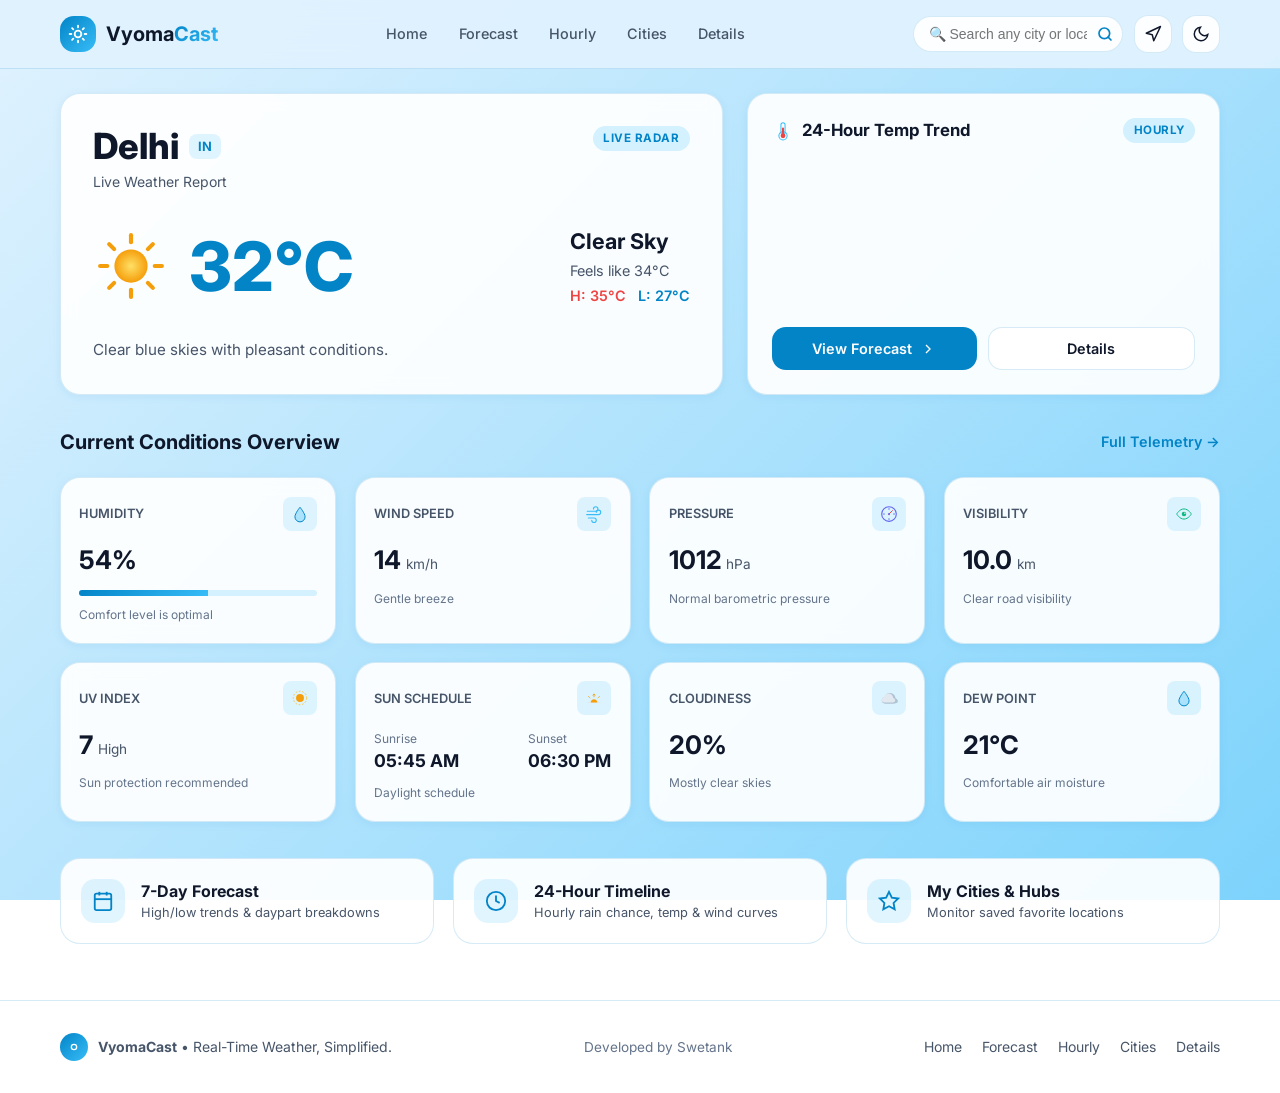
<file: index.html>
<!DOCTYPE html>
<html lang="en" data-theme="light">
<head>
  <meta charset="UTF-8" />
  <meta name="viewport" content="width=device-width, initial-scale=1.0" />
    <link rel="icon" type="image/svg+xml" href="assets/favicon.svg" />
  <link rel="apple-touch-icon" href="assets/favicon.svg" />
<title>VyomaCast — Real-Time Weather & Forecast</title>
  <link rel="stylesheet" href="css/style.css" />
  <link rel="preconnect" href="https://fonts.googleapis.com" />
  <link rel="preconnect" href="https://fonts.gstatic.com" crossorigin />
  <link href="https://fonts.googleapis.com/css2?family=Inter:wght@400;500;600;700;800&display=swap" rel="stylesheet" />
</head>
<body>
  
  <!-- Top Navigation Bar -->
  <header class="navbar">
    <div class="container nav-container">
      <a href="index.html" class="brand-logo" title="VyomaCast Home">
        <div class="logo-icon">
          <svg viewBox="0 0 24 24" fill="none" stroke="currentColor" stroke-width="2.2" stroke-linecap="round" stroke-linejoin="round">
            <circle cx="12" cy="12" r="4"></circle>
            <path d="M12 2v2"></path>
            <path d="M12 20v2"></path>
            <path d="M4.93 4.93l1.41 1.41"></path>
            <path d="M17.66 17.66l1.41 1.41"></path>
            <path d="M2 12h2"></path>
            <path d="M20 12h2"></path>
            <path d="M6.34 17.66l-1.41 1.41"></path>
            <path d="M19.07 4.93l-1.41 1.41"></path>
          </svg>
        </div>
        <div class="brand-name">Vyoma<span>Cast</span></div>
      </a>

      <!-- Desktop Nav Links -->
      <nav>
        <ul class="nav-links">
          <li><a href="index.html" class="nav-link">Home</a></li>
          <li><a href="html/forecast.html" class="nav-link">Forecast</a></li>
          <li><a href="html/hourly.html" class="nav-link">Hourly</a></li>
          <li><a href="html/cities.html" class="nav-link">Cities</a></li>
          <li><a href="html/details.html" class="nav-link">Details</a></li>
        </ul>
      </nav>

      <!-- Nav Actions with Autocomplete Search -->
      <div class="nav-actions">
        <div class="search-wrapper">
          <form class="search-form" action="#" role="search">
            <input type="text" class="search-input" placeholder="🔍 Search any city or location..." aria-label="Search city or location" autocomplete="off" required />
            <button type="submit" class="search-btn" aria-label="Submit search">
              <svg width="16" height="16" viewBox="0 0 24 24" fill="none" stroke="currentColor" stroke-width="2.5" stroke-linecap="round" stroke-linejoin="round">
                <circle cx="11" cy="11" r="8"></circle>
                <line x1="21" y1="21" x2="16.65" y2="16.65"></line>
              </svg>
            </button>
          </form>
          <!-- Live Geocoding Autocomplete Dropdown -->
          <div class="autocomplete-dropdown"></div>
        </div>

        <!-- Current Location Button -->
        <button class="btn-icon" id="geolocation-btn" title="Use My Current Location" aria-label="Use My Current Location">
          <svg viewBox="0 0 24 24" fill="none" stroke="currentColor" stroke-width="2" stroke-linecap="round" stroke-linejoin="round">
            <polygon points="3 11 22 2 13 21 11 13 3 11"></polygon>
          </svg>
        </button>

        <!-- Light/Dark Theme Toggle -->
        <button class="btn-icon" id="theme-toggle-btn" title="Toggle Theme" aria-label="Toggle Theme">
          <svg viewBox="0 0 24 24" fill="none" stroke="currentColor" stroke-width="2" stroke-linecap="round" stroke-linejoin="round">
            <path d="M21 12.79A9 9 0 1 1 11.21 3 7 7 0 0 0 21 12.79z"></path>
          </svg>
        </button>

        <!-- Mobile Menu Toggle Button -->
        <button class="btn-icon mobile-toggle" id="mobile-menu-toggle" aria-label="Open Mobile Menu">
          <svg viewBox="0 0 24 24" fill="none" stroke="currentColor" stroke-width="2" stroke-linecap="round" stroke-linejoin="round">
            <line x1="3" y1="12" x2="21" y2="12"></line>
            <line x1="3" y1="6" x2="21" y2="6"></line>
            <line x1="3" y1="18" x2="21" y2="18"></line>
          </svg>
        </button>
      </div>
    </div>

    <!-- Mobile Navigation Drawer -->
    <div class="mobile-nav-drawer" id="mobile-nav-drawer">
      <div class="search-wrapper" style="width: 100%;">
        <form class="search-form mobile-search" action="#" role="search">
          <input type="text" class="search-input" placeholder="🔍 Search location..." aria-label="Search location" autocomplete="off" required />
          <button type="submit" class="search-btn" aria-label="Submit search">
            <svg width="16" height="16" viewBox="0 0 24 24" fill="none" stroke="currentColor" stroke-width="2.5">
              <circle cx="11" cy="11" r="8"></circle>
              <line x1="21" y1="21" x2="16.65" y2="16.65"></line>
            </svg>
          </button>
        </form>
        <div class="autocomplete-dropdown"></div>
      </div>
      <a href="index.html" class="nav-link">Home</a>
      <a href="html/forecast.html" class="nav-link">Forecast</a>
      <a href="html/hourly.html" class="nav-link">Hourly Weather</a>
      <a href="html/cities.html" class="nav-link">My Cities & Hubs</a>
      <a href="html/details.html" class="nav-link">Details & Telemetry</a>
    </div>
  </header>


  <main class="main-content" id="home-content-container">
    <div class="container">
      
      <!-- Hero Section -->
      <section class="hero-weather-grid">
        <!-- Hero Main Weather Card -->
        <div class="card hero-main-card">
          <div class="hero-header-info">
            <div class="hero-location-wrap">
              <div class="hero-city-row">
                <span class="hero-city-name" id="hero-city">Delhi</span>
                <span class="hero-country-code" id="hero-country">IN</span>
              </div>
              <div class="hero-date-time" id="hero-datetime">Live Weather Report</div>
            </div>
            <span class="badge badge-primary">Live Radar</span>
          </div>

          <div class="hero-temp-section">
            <div class="hero-temp-left">
              <div class="hero-icon-wrap">
                <img src="assets/sunny.svg" alt="Weather condition" id="hero-icon" />
              </div>
              <div class="hero-temp-large" id="hero-temp">32°C</div>
            </div>

            <div class="hero-condition-details">
              <div class="hero-condition-text" id="hero-condition">Clear Sky</div>
              <div class="hero-feels-like" id="hero-feels-like">Feels like 34°C</div>
              <div class="hero-high-low">
                <span class="temp-high" id="hero-temp-high">H: 35°C</span>
                <span class="temp-low" id="hero-temp-low">L: 27°C</span>
              </div>
            </div>
          </div>

          <div style="font-size: 0.95rem; color: var(--text-secondary);" id="hero-desc">
            Clear blue skies with pleasant conditions.
          </div>
        </div>

        <!-- Hero Side Card (Sparkline & Quick Actions) -->
        <div class="card hero-side-card">
          <div class="card-header">
            <div class="card-title">
              <img src="assets/thermometer.svg" alt="Sparkline" />
              24-Hour Temp Trend
            </div>
            <span class="badge badge-primary">Hourly</span>
          </div>

          <div class="sparkline-container">
            <canvas id="sparkline-canvas" class="sparkline-canvas"></canvas>
          </div>

          <div class="hero-actions-row">
            <a href="html/forecast.html" class="btn btn-primary">
              View Forecast
              <svg width="16" height="16" viewBox="0 0 24 24" fill="none" stroke="currentColor" stroke-width="2">
                <polyline points="9 18 15 12 9 6"></polyline>
              </svg>
            </a>
            <a href="html/details.html" class="btn btn-secondary">
              Details
            </a>
          </div>
        </div>
      </section>

      <!-- 8 Key Metrics Cards Grid -->
      <section class="section-title-wrap">
        <h2 class="section-heading">Current Conditions Overview</h2>
        <a href="html/details.html" class="footer-link" style="font-size: 0.9rem; font-weight: 600; color: var(--accent-primary);">Full Telemetry →</a>
      </section>

      <section class="metrics-grid">
        <!-- 1. Humidity -->
        <div class="card metric-card">
          <div class="metric-top">
            <span class="metric-name">Humidity</span>
            <div class="metric-icon-box"><img src="assets/humidity.svg" alt="Humidity" /></div>
          </div>
          <div class="metric-value-wrap">
            <span class="metric-value" id="metric-humidity-val">54%</span>
          </div>
          <div class="progress-bar-wrap">
            <div class="progress-bar-fill" id="humidity-progress-bar" style="width: 54%;"></div>
          </div>
          <div class="metric-footer">Comfort level is optimal</div>
        </div>

        <!-- 2. Wind Speed -->
        <div class="card metric-card">
          <div class="metric-top">
            <span class="metric-name">Wind Speed</span>
            <div class="metric-icon-box"><img src="assets/wind.svg" alt="Wind" /></div>
          </div>
          <div class="metric-value-wrap">
            <span class="metric-value" id="metric-wind-val">14</span>
            <span class="metric-unit">km/h</span>
          </div>
          <div class="metric-footer">Gentle breeze</div>
        </div>

        <!-- 3. Pressure -->
        <div class="card metric-card">
          <div class="metric-top">
            <span class="metric-name">Pressure</span>
            <div class="metric-icon-box"><img src="assets/pressure.svg" alt="Pressure" /></div>
          </div>
          <div class="metric-value-wrap">
            <span class="metric-value" id="metric-pressure-val">1012</span>
            <span class="metric-unit">hPa</span>
          </div>
          <div class="metric-footer">Normal barometric pressure</div>
        </div>

        <!-- 4. Visibility -->
        <div class="card metric-card">
          <div class="metric-top">
            <span class="metric-name">Visibility</span>
            <div class="metric-icon-box"><img src="assets/visibility.svg" alt="Visibility" /></div>
          </div>
          <div class="metric-value-wrap">
            <span class="metric-value" id="metric-visibility-val">10.0</span>
            <span class="metric-unit">km</span>
          </div>
          <div class="metric-footer">Clear road visibility</div>
        </div>

        <!-- 5. UV Index -->
        <div class="card metric-card">
          <div class="metric-top">
            <span class="metric-name">UV Index</span>
            <div class="metric-icon-box"><img src="assets/uv.svg" alt="UV" /></div>
          </div>
          <div class="metric-value-wrap">
            <span class="metric-value" id="metric-uv-val">7</span>
            <span class="metric-unit">High</span>
          </div>
          <div class="metric-footer">Sun protection recommended</div>
        </div>

        <!-- 6. Sunrise & Sunset -->
        <div class="card metric-card">
          <div class="metric-top">
            <span class="metric-name">Sun Schedule</span>
            <div class="metric-icon-box"><img src="assets/sunrise.svg" alt="Sun" /></div>
          </div>
          <div style="display: flex; justify-content: space-between; margin-top: 0.25rem;">
            <div>
              <div style="font-size: 0.75rem; color: var(--text-muted);">Sunrise</div>
              <div style="font-size: 1.1rem; font-weight: 700;" id="metric-sunrise-time">05:45 AM</div>
            </div>
            <div>
              <div style="font-size: 0.75rem; color: var(--text-muted);">Sunset</div>
              <div style="font-size: 1.1rem; font-weight: 700;" id="metric-sunset-time">06:30 PM</div>
            </div>
          </div>
          <div class="metric-footer">Daylight schedule</div>
        </div>

        <!-- 7. Cloudiness -->
        <div class="card metric-card">
          <div class="metric-top">
            <span class="metric-name">Cloudiness</span>
            <div class="metric-icon-box"><img src="assets/cloudy.svg" alt="Clouds" /></div>
          </div>
          <div class="metric-value-wrap">
            <span class="metric-value" id="metric-clouds-val">20%</span>
          </div>
          <div class="metric-footer">Mostly clear skies</div>
        </div>

        <!-- 8. Dew Point -->
        <div class="card metric-card">
          <div class="metric-top">
            <span class="metric-name">Dew Point</span>
            <div class="metric-icon-box"><img src="assets/humidity.svg" alt="Dew point" /></div>
          </div>
          <div class="metric-value-wrap">
            <span class="metric-value" id="metric-dew-val">21°C</span>
          </div>
          <div class="metric-footer">Comfortable air moisture</div>
        </div>
      </section>

      <!-- Quick Navigation Cards Banner -->
      <section class="quick-nav-banner">
        <a href="html/forecast.html" class="quick-nav-card">
          <div class="quick-nav-icon">
            <svg viewBox="0 0 24 24" fill="none" stroke="currentColor" stroke-width="2">
              <rect x="3" y="4" width="18" height="18" rx="2" ry="2"></rect>
              <line x1="16" y1="2" x2="16" y2="6"></line>
              <line x1="8" y1="2" x2="8" y2="6"></line>
              <line x1="3" y1="10" x2="21" y2="10"></line>
            </svg>
          </div>
          <div class="quick-nav-text">
            <h4>7-Day Forecast</h4>
            <p>High/low trends & daypart breakdowns</p>
          </div>
        </a>

        <a href="html/hourly.html" class="quick-nav-card">
          <div class="quick-nav-icon">
            <svg viewBox="0 0 24 24" fill="none" stroke="currentColor" stroke-width="2">
              <circle cx="12" cy="12" r="10"></circle>
              <polyline points="12 6 12 12 16 14"></polyline>
            </svg>
          </div>
          <div class="quick-nav-text">
            <h4>24-Hour Timeline</h4>
            <p>Hourly rain chance, temp & wind curves</p>
          </div>
        </a>

        <a href="html/cities.html" class="quick-nav-card">
          <div class="quick-nav-icon">
            <svg viewBox="0 0 24 24" fill="none" stroke="currentColor" stroke-width="2">
              <polygon points="12 2 15.09 8.26 22 9.27 17 14.14 18.18 21.02 12 17.77 5.82 21.02 7 14.14 2 9.27 8.91 8.26 12 2"></polygon>
            </svg>
          </div>
          <div class="quick-nav-text">
            <h4>My Cities & Hubs</h4>
            <p>Monitor saved favorite locations</p>
          </div>
        </a>
      </section>

    </div>
  </main>

  
  <!-- Global Footer -->
  <footer class="footer">
    <div class="container footer-content">
      <div style="display: flex; align-items: center; gap: 0.6rem;">
        <div class="logo-icon" style="width: 28px; height: 28px;">
          <svg viewBox="0 0 24 24" fill="none" stroke="currentColor" stroke-width="2" style="width: 16px; height: 16px;">
            <circle cx="12" cy="12" r="4"></circle>
          </svg>
        </div>
        <span><strong>VyomaCast</strong> • Real-Time Weather, Simplified.</span>
      </div>
      <div style="font-size: 0.85rem; color: var(--text-muted);">
        Developed by Swetank
      </div>
      <div class="footer-links">
        <a href="index.html" class="footer-link">Home</a>
        <a href="html/forecast.html" class="footer-link">Forecast</a>
        <a href="html/hourly.html" class="footer-link">Hourly</a>
        <a href="html/cities.html" class="footer-link">Cities</a>
        <a href="html/details.html" class="footer-link">Details</a>
      </div>
    </div>
  </footer>


    
  
  <script src="js/api.js"></script>
  <script src="js/app.js"></script>
  <script src="js/charts.js"></script>
  <script src="js/home.js"></script>
</body>
</html>
</file>
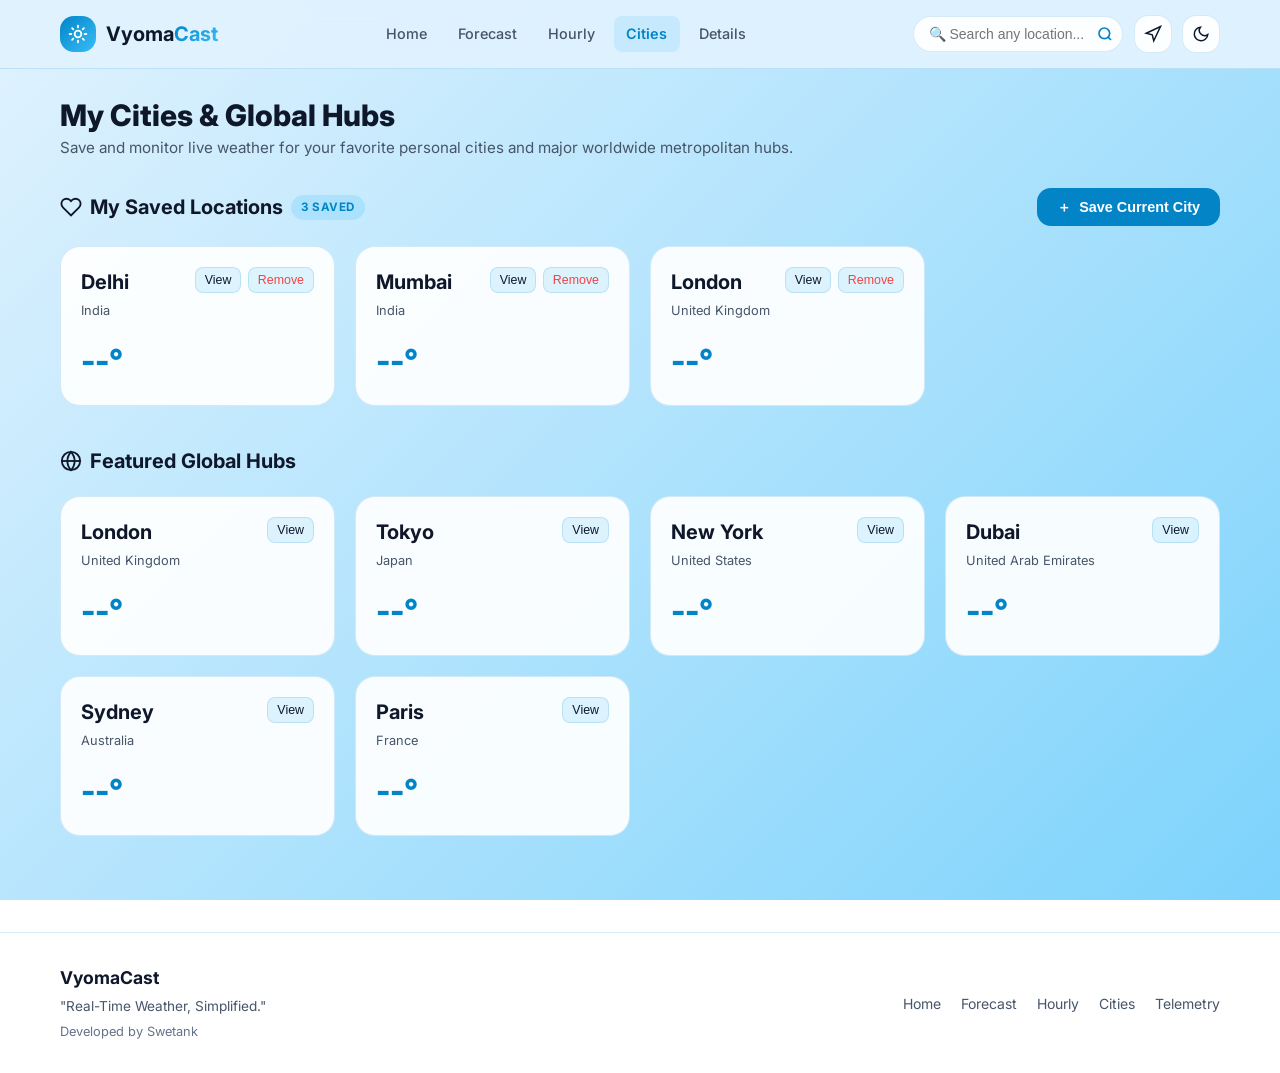
<file: html/cities.html>
<!DOCTYPE html>
<html lang="en" data-theme="light">
<head>
  <meta charset="UTF-8" />
  <meta name="viewport" content="width=device-width, initial-scale=1.0" />
    <link rel="icon" type="image/svg+xml" href="../assets/favicon.svg" />
  <link rel="apple-touch-icon" href="../assets/favicon.svg" />
<title>My Cities & Global Hubs — VyomaCast</title>
  <link rel="stylesheet" href="../css/style.css" />
  <link rel="preconnect" href="https://fonts.googleapis.com" />
  <link rel="preconnect" href="https://fonts.gstatic.com" crossorigin />
  <link href="https://fonts.googleapis.com/css2?family=Inter:wght@400;500;600;700;800&display=swap" rel="stylesheet" />
</head>
<body>
  
  <header class="navbar">
    <div class="container nav-container">
      <a href="../index.html" class="brand-logo" title="VyomaCast Home">
        <div class="logo-icon">
          <svg viewBox="0 0 24 24" fill="none" stroke="currentColor" stroke-width="2.2" stroke-linecap="round" stroke-linejoin="round">
            <circle cx="12" cy="12" r="4"></circle>
            <path d="M12 2v2"></path>
            <path d="M12 20v2"></path>
            <path d="M4.93 4.93l1.41 1.41"></path>
            <path d="M17.66 17.66l1.41 1.41"></path>
            <path d="M2 12h2"></path>
            <path d="M20 12h2"></path>
            <path d="M6.34 17.66l-1.41 1.41"></path>
            <path d="M19.07 4.93l-1.41 1.41"></path>
          </svg>
        </div>
        <div class="brand-name">Vyoma<span>Cast</span></div>
      </a>

      <nav>
        <ul class="nav-links">
          <li><a href="../index.html" class="nav-link">Home</a></li>
          <li><a href="forecast.html" class="nav-link">Forecast</a></li>
          <li><a href="hourly.html" class="nav-link">Hourly</a></li>
          <li><a href="cities.html" class="nav-link active">Cities</a></li>
          <li><a href="details.html" class="nav-link">Details</a></li>
        </ul>
      </nav>

      <div class="nav-actions">
        <div class="search-wrapper">
          <form class="search-form" action="#" role="search">
            <input type="text" class="search-input" placeholder="🔍 Search any location..." aria-label="Search city or location" autocomplete="off" required />
            <button type="submit" class="search-btn" aria-label="Submit search">
              <svg width="16" height="16" viewBox="0 0 24 24" fill="none" stroke="currentColor" stroke-width="2.5">
                <circle cx="11" cy="11" r="8"></circle>
                <line x1="21" y1="21" x2="16.65" y2="16.65"></line>
              </svg>
            </button>
          </form>
          <div class="autocomplete-dropdown"></div>
        </div>

        <button class="btn-icon" id="geolocation-btn" title="Use My Current Location" aria-label="Use My Current Location">
          <svg viewBox="0 0 24 24" fill="none" stroke="currentColor" stroke-width="2">
            <polygon points="3 11 22 2 13 21 11 13 3 11"></polygon>
          </svg>
        </button>

        <button class="btn-icon" id="theme-toggle-btn" title="Toggle Theme" aria-label="Toggle Theme">
          <svg viewBox="0 0 24 24" fill="none" stroke="currentColor" stroke-width="2">
            <path d="M21 12.79A9 9 0 1 1 11.21 3 7 7 0 0 0 21 12.79z"></path>
          </svg>
        </button>

        <button class="btn-icon mobile-toggle" id="mobile-menu-toggle" aria-label="Open Mobile Menu">
          <svg viewBox="0 0 24 24" fill="none" stroke="currentColor" stroke-width="2">
            <line x1="3" y1="12" x2="21" y2="12"></line>
            <line x1="3" y1="6" x2="21" y2="6"></line>
            <line x1="3" y1="18" x2="21" y2="18"></line>
          </svg>
        </button>
      </div>
    </div>

    <div class="mobile-nav-drawer" id="mobile-nav-drawer">
      <div class="search-wrapper" style="width: 100%;">
        <form class="search-form mobile-search" action="#" role="search">
          <input type="text" class="search-input" placeholder="🔍 Search location..." aria-label="Search location" autocomplete="off" required />
          <button type="submit" class="search-btn" aria-label="Submit search">
            <svg width="16" height="16" viewBox="0 0 24 24" fill="none" stroke="currentColor" stroke-width="2.5">
              <circle cx="11" cy="11" r="8"></circle>
              <line x1="21" y1="21" x2="16.65" y2="16.65"></line>
            </svg>
          </button>
        </form>
        <div class="autocomplete-dropdown"></div>
      </div>
      <a href="../index.html" class="nav-link">Home</a>
      <a href="forecast.html" class="nav-link">Forecast</a>
      <a href="hourly.html" class="nav-link">Hourly Weather</a>
      <a href="cities.html" class="nav-link">My Cities & Hubs</a>
      <a href="details.html" class="nav-link">Details & Telemetry</a>
    </div>
  </header>

  <main class="main-content" id="cities-content-container">
    <div class="container">
      
      <div class="page-header">
        <h1 class="page-title">
          <span>My Cities & Global Hubs</span>
        </h1>
        <p class="page-subtitle">Save and monitor live weather for your favorite personal cities and major worldwide metropolitan hubs.</p>
      </div>

      <!-- User's Saved Cities Section -->
      <section class="cities-section">
        <div class="section-title-wrap">
          <h2 class="section-heading">
            <svg width="22" height="22" viewBox="0 0 24 24" fill="none" stroke="currentColor" stroke-width="2"><path d="M20.84 4.61a5.5 5.5 0 0 0-7.78 0L12 5.67l-1.06-1.06a5.5 5.5 0 0 0-7.78 7.78l1.06 1.06L12 21.23l7.78-7.78 1.06-1.06a5.5 5.5 0 0 0 0-7.78z"></path></svg>
            My Saved Locations
            <span class="badge badge-primary" id="favorites-count">3 saved</span>
          </h2>
          <button class="btn btn-primary" id="add-current-fav-btn">
            <span>＋</span> Save Current City
          </button>
        </div>

        <div class="cities-grid" id="favorites-grid">
          <!-- Dynamically populated by cities.js -->
        </div>
      </section>

      <!-- Popular Global Metropolitan Hubs -->
      <section class="cities-section">
        <div class="section-title-wrap">
          <h2 class="section-heading">
            <svg width="22" height="22" viewBox="0 0 24 24" fill="none" stroke="currentColor" stroke-width="2"><circle cx="12" cy="12" r="10"></circle><line x1="2" y1="12" x2="22" y2="12"></line><path d="M12 2a15.3 15.3 0 0 1 4 10 15.3 15.3 0 0 1-4 10 15.3 15.3 0 0 1-4-10 15.3 15.3 0 0 1 4-10z"></path></svg>
            Featured Global Hubs
          </h2>
        </div>

        <div class="cities-grid" id="popular-cities-grid">
          <!-- Dynamically populated with London, Tokyo, New York, Dubai, Sydney, Paris by cities.js -->
        </div>
      </section>

    </div>
  </main>

  <footer class="footer">
    <div class="container footer-content">
      <div>
        <div style="font-weight: 700; font-size: 1.1rem; color: var(--text-primary);">Vyoma<span>Cast</span></div>
        <p style="font-size: 0.85rem; margin-top: 0.25rem;">"Real-Time Weather, Simplified."</p>
        <p style="font-size: 0.8rem; margin-top: 0.35rem; color: var(--text-muted);">Developed by Swetank</p>
      </div>

      <div class="footer-links">
        <a href="../index.html" class="footer-link">Home</a>
        <a href="forecast.html" class="footer-link">Forecast</a>
        <a href="hourly.html" class="footer-link">Hourly</a>
        <a href="cities.html" class="footer-link">Cities</a>
        <a href="details.html" class="footer-link">Telemetry</a>
      </div>
    </div>
  </footer>

    
  
  <script src="../js/api.js"></script>
  <script src="../js/app.js"></script>
  <script src="../js/pages.js"></script>
</body>
</html>
</file>
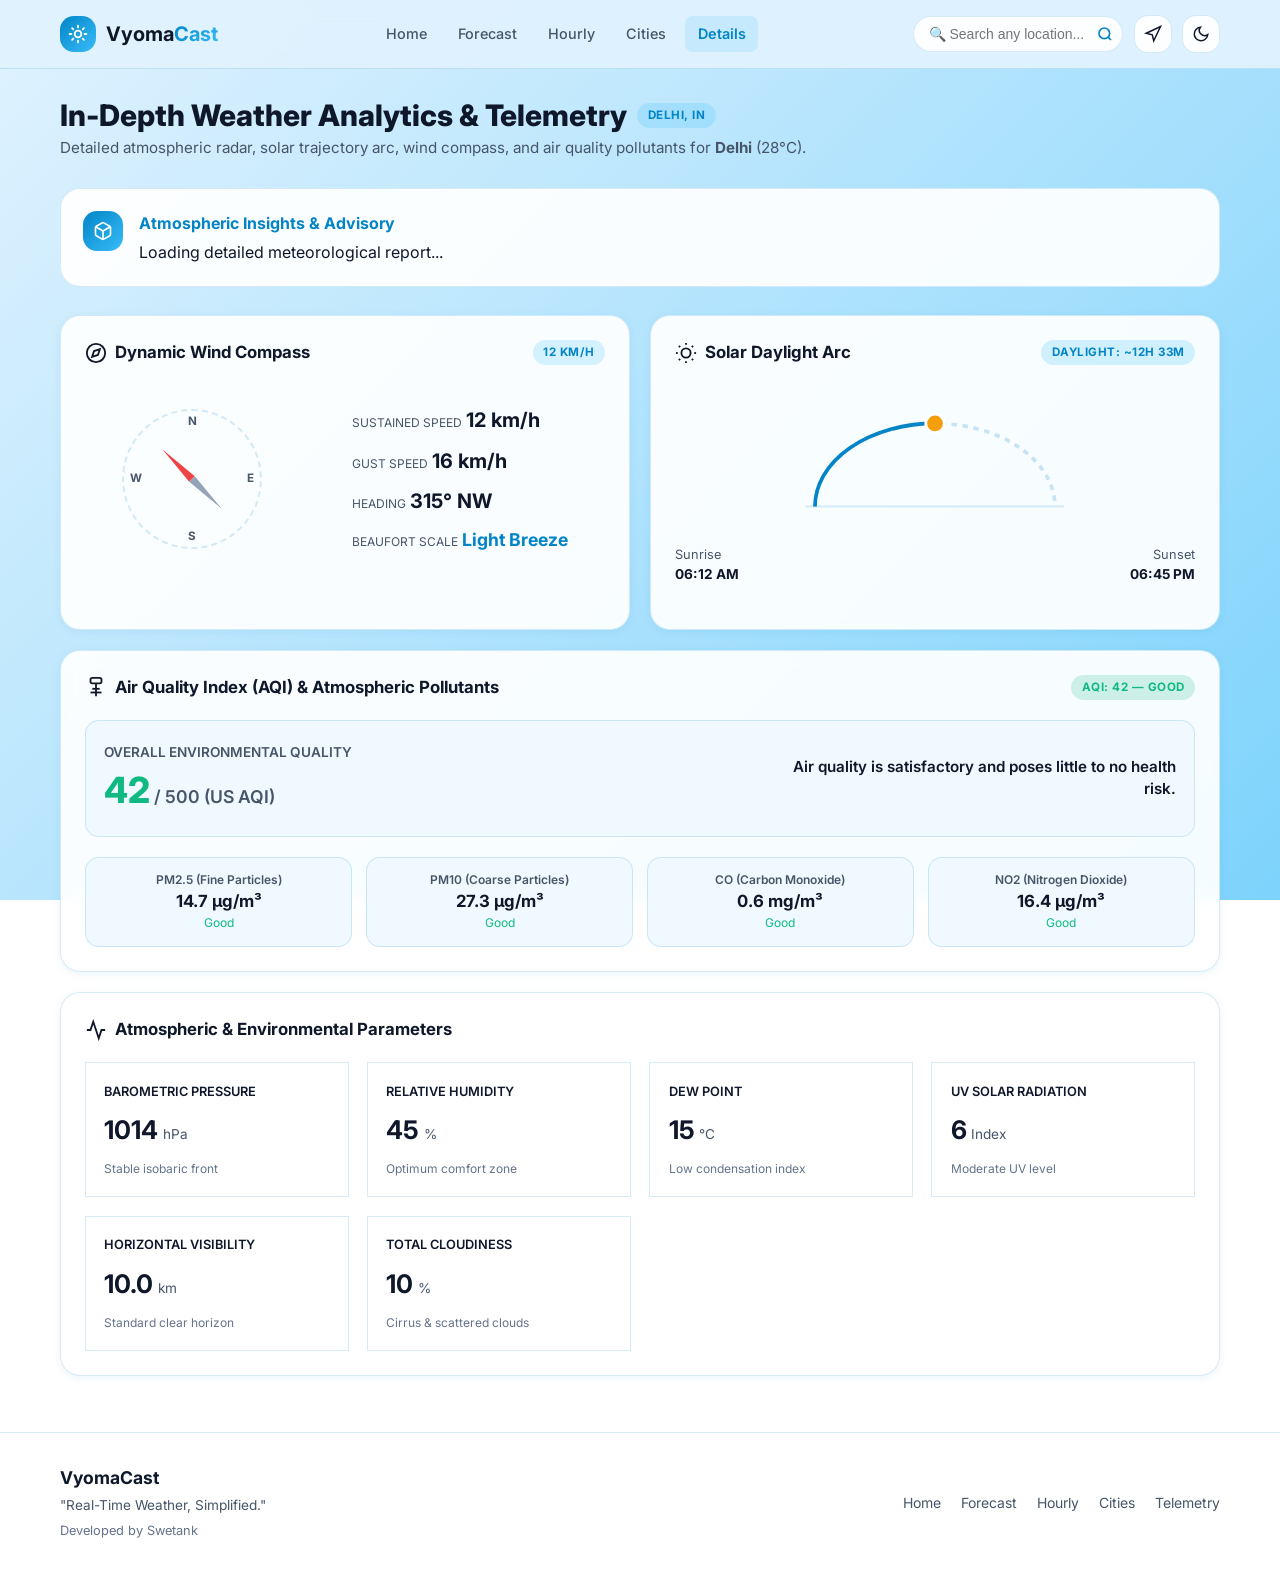
<file: html/details.html>
<!DOCTYPE html>
<html lang="en" data-theme="light">
<head>
  <meta charset="UTF-8" />
  <meta name="viewport" content="width=device-width, initial-scale=1.0" />
    <link rel="icon" type="image/svg+xml" href="../assets/favicon.svg" />
  <link rel="apple-touch-icon" href="../assets/favicon.svg" />
<title>Atmospheric Telemetry & AQI — VyomaCast</title>
  <link rel="stylesheet" href="../css/style.css" />
  <link rel="preconnect" href="https://fonts.googleapis.com" />
  <link rel="preconnect" href="https://fonts.gstatic.com" crossorigin />
  <link href="https://fonts.googleapis.com/css2?family=Inter:wght@400;500;600;700;800&display=swap" rel="stylesheet" />
</head>
<body>
  
  <header class="navbar">
    <div class="container nav-container">
      <a href="../index.html" class="brand-logo" title="VyomaCast Home">
        <div class="logo-icon">
          <svg viewBox="0 0 24 24" fill="none" stroke="currentColor" stroke-width="2.2" stroke-linecap="round" stroke-linejoin="round">
            <circle cx="12" cy="12" r="4"></circle>
            <path d="M12 2v2"></path>
            <path d="M12 20v2"></path>
            <path d="M4.93 4.93l1.41 1.41"></path>
            <path d="M17.66 17.66l1.41 1.41"></path>
            <path d="M2 12h2"></path>
            <path d="M20 12h2"></path>
            <path d="M6.34 17.66l-1.41 1.41"></path>
            <path d="M19.07 4.93l-1.41 1.41"></path>
          </svg>
        </div>
        <div class="brand-name">Vyoma<span>Cast</span></div>
      </a>

      <nav>
        <ul class="nav-links">
          <li><a href="../index.html" class="nav-link">Home</a></li>
          <li><a href="forecast.html" class="nav-link">Forecast</a></li>
          <li><a href="hourly.html" class="nav-link">Hourly</a></li>
          <li><a href="cities.html" class="nav-link">Cities</a></li>
          <li><a href="details.html" class="nav-link active">Details</a></li>
        </ul>
      </nav>

      <div class="nav-actions">
        <div class="search-wrapper">
          <form class="search-form" action="#" role="search">
            <input type="text" class="search-input" placeholder="🔍 Search any location..." aria-label="Search city or location" autocomplete="off" required />
            <button type="submit" class="search-btn" aria-label="Submit search">
              <svg width="16" height="16" viewBox="0 0 24 24" fill="none" stroke="currentColor" stroke-width="2.5">
                <circle cx="11" cy="11" r="8"></circle>
                <line x1="21" y1="21" x2="16.65" y2="16.65"></line>
              </svg>
            </button>
          </form>
          <div class="autocomplete-dropdown"></div>
        </div>

        <button class="btn-icon" id="geolocation-btn" title="Use My Current Location" aria-label="Use My Current Location">
          <svg viewBox="0 0 24 24" fill="none" stroke="currentColor" stroke-width="2">
            <polygon points="3 11 22 2 13 21 11 13 3 11"></polygon>
          </svg>
        </button>

        <button class="btn-icon" id="theme-toggle-btn" title="Toggle Theme" aria-label="Toggle Theme">
          <svg viewBox="0 0 24 24" fill="none" stroke="currentColor" stroke-width="2">
            <path d="M21 12.79A9 9 0 1 1 11.21 3 7 7 0 0 0 21 12.79z"></path>
          </svg>
        </button>

        <button class="btn-icon mobile-toggle" id="mobile-menu-toggle" aria-label="Open Mobile Menu">
          <svg viewBox="0 0 24 24" fill="none" stroke="currentColor" stroke-width="2">
            <line x1="3" y1="12" x2="21" y2="12"></line>
            <line x1="3" y1="6" x2="21" y2="6"></line>
            <line x1="3" y1="18" x2="21" y2="18"></line>
          </svg>
        </button>
      </div>
    </div>

    <div class="mobile-nav-drawer" id="mobile-nav-drawer">
      <div class="search-wrapper" style="width: 100%;">
        <form class="search-form mobile-search" action="#" role="search">
          <input type="text" class="search-input" placeholder="🔍 Search location..." aria-label="Search location" autocomplete="off" required />
          <button type="submit" class="search-btn" aria-label="Submit search">
            <svg width="16" height="16" viewBox="0 0 24 24" fill="none" stroke="currentColor" stroke-width="2.5">
              <circle cx="11" cy="11" r="8"></circle>
              <line x1="21" y1="21" x2="16.65" y2="16.65"></line>
            </svg>
          </button>
        </form>
        <div class="autocomplete-dropdown"></div>
      </div>
      <a href="../index.html" class="nav-link">Home</a>
      <a href="forecast.html" class="nav-link">Forecast</a>
      <a href="hourly.html" class="nav-link">Hourly Weather</a>
      <a href="cities.html" class="nav-link">My Cities & Hubs</a>
      <a href="details.html" class="nav-link">Details & Telemetry</a>
    </div>
  </header>

  <main class="main-content" id="details-content-container">
    <div class="container">
      
      <div class="page-header">
        <h1 class="page-title">
          <span>In-Depth Weather Analytics & Telemetry</span>
          <span class="badge badge-primary" id="details-city-country">Delhi, IN</span>
        </h1>
        <p class="page-subtitle">Detailed atmospheric radar, solar trajectory arc, wind compass, and air quality pollutants for <strong id="details-city-name">Delhi</strong> (<span id="details-current-temp">28°C</span>).</p>
      </div>

      <!-- Real-Time Atmospheric Synopsis Card -->
      <div class="summary-meteorology-card">
        <div class="summary-icon-badge">
          <svg viewBox="0 0 24 24" fill="none" stroke="currentColor" stroke-width="2"><path d="M21 16V8a2 2 0 0 0-1-1.73l-7-4a2 2 0 0 0-2 0l-7 4A2 2 0 0 0 3 8v8a2 2 0 0 0 1 1.73l7 4a2 2 0 0 0 2 0l7-4A2 2 0 0 0 21 16z"></path><polyline points="3.27 6.96 12 12.01 20.73 6.96"></polyline><line x1="12" y1="22.08" x2="12" y2="12"></line></svg>
        </div>
        <div>
          <h4 style="font-size: 1rem; font-weight: 700; margin-bottom: 0.35rem; color: var(--accent-primary);">Atmospheric Insights & Advisory</h4>
          <p id="atmospheric-summary-text">Loading detailed meteorological report...</p>
        </div>
      </div>

      <!-- Analytics Main Grid (2-Column) -->
      <div class="analytics-grid">
        
        <!-- Interactive Wind Compass -->
        <div class="card">
          <div class="card-header">
            <div class="card-title">
              <svg width="18" height="18" viewBox="0 0 24 24" fill="none" stroke="currentColor" stroke-width="2"><circle cx="12" cy="12" r="10"></circle><polygon points="16.24 7.76 14.12 14.12 7.76 16.24 9.88 9.88 16.24 7.76"></polygon></svg>
              Dynamic Wind Compass
            </div>
            <span class="badge badge-primary" id="wind-speed-badge">12 km/h</span>
          </div>

          <div class="wind-display-wrap">
            <div class="compass-dial">
              <div class="compass-circle"></div>
              <span class="compass-cardinal north">N</span>
              <span class="compass-cardinal east">E</span>
              <span class="compass-cardinal south">S</span>
              <span class="compass-cardinal west">W</span>
              <div class="compass-needle" id="compass-needle" style="transform: rotate(315deg);">
                <div class="needle-north"></div>
                <div class="needle-south"></div>
              </div>
            </div>

            <div class="wind-stats-list">
              <div class="wind-stat-item">
                <span class="wind-stat-label">Sustained Speed</span>
                <span class="wind-stat-val" id="wind-speed-val">12 km/h</span>
              </div>
              <div class="wind-stat-item">
                <span class="wind-stat-label">Gust Speed</span>
                <span class="wind-stat-val" id="wind-gust-val">16 km/h</span>
              </div>
              <div class="wind-stat-item">
                <span class="wind-stat-label">Heading</span>
                <span class="wind-stat-val" id="wind-dir-val">315° NW</span>
              </div>
              <div class="wind-stat-item">
                <span class="wind-stat-label">Beaufort Scale</span>
                <span class="wind-stat-val" style="font-size: 1.1rem; color: var(--accent-primary);" id="wind-beaufort-val">Light Breeze</span>
              </div>
            </div>
          </div>
        </div>

        <!-- Solar Daylight Trajectory Arc -->
        <div class="card">
          <div class="card-header">
            <div class="card-title">
              <svg width="18" height="18" viewBox="0 0 24 24" fill="none" stroke="currentColor" stroke-width="2"><circle cx="12" cy="12" r="5"></circle><line x1="12" y1="1" x2="12" y2="3"></line><line x1="12" y1="21" x2="12" y2="23"></line><line x1="4.22" y1="4.22" x2="5.64" y2="5.64"></line><line x1="18.36" y1="18.36" x2="19.78" y2="19.78"></line><line x1="1" y1="12" x2="3" y2="12"></line><line x1="21" y1="12" x2="23" y2="12"></line><line x1="4.22" y1="19.78" x2="5.64" y2="18.36"></line><line x1="18.36" y1="5.64" x2="19.78" y2="4.22"></line></svg>
              Solar Daylight Arc
            </div>
            <span class="badge badge-primary" id="sun-daylength">Daylight: ~12h 33m</span>
          </div>

          <div class="sun-arc-wrap">
            <svg class="sun-svg-curve" viewBox="0 0 300 130">
              <path d="M 20,110 A 130,90 0 0,1 280,110" fill="none" stroke="rgba(2, 132, 199, 0.2)" stroke-width="4" stroke-dasharray="6,6" />
              <path id="sun-passed-path" d="M 20,110 A 130,90 0 0,1 150,20" fill="none" stroke="var(--accent-primary)" stroke-width="4" />
              <circle id="sun-dot-marker" cx="150" cy="20" r="10" fill="#f59e0b" stroke="#ffffff" stroke-width="3" />
              <line x1="10" y1="110" x2="290" y2="110" stroke="rgba(2, 132, 199, 0.15)" stroke-width="2" />
            </svg>

            <div class="sun-times-row">
              <div>
                <span style="font-size: 0.8rem; color: var(--text-secondary); display: block;">Sunrise</span>
                <strong id="sun-sunrise-time">06:12 AM</strong>
              </div>
              <div style="text-align: right;">
                <span style="font-size: 0.8rem; color: var(--text-secondary); display: block;">Sunset</span>
                <strong id="sun-sunset-time">06:45 PM</strong>
              </div>
            </div>
          </div>
        </div>

        <!-- Air Quality & Pollutants Telemetry -->
        <div class="card" style="grid-column: 1 / -1;">
          <div class="card-header">
            <div class="card-title">
              <svg width="18" height="18" viewBox="0 0 24 24" fill="none" stroke="currentColor" stroke-width="2"><path d="M8 2h8a2 2 0 0 1 2 2v2a2 2 0 0 1-2 2H8a2 2 0 0 1-2-2V4a2 2 0 0 1 2-2z"></path><path d="M12 8v14"></path><path d="M8 14h8"></path><path d="M6 18h12"></path></svg>
              Air Quality Index (AQI) & Atmospheric Pollutants
            </div>
            <span class="badge badge-success" id="aqi-pill">AQI: 42 — Good</span>
          </div>

          <div class="aqi-card-content">
            <div class="aqi-status-banner">
              <div>
                <span style="font-size: 0.85rem; color: var(--text-secondary); text-transform: uppercase; font-weight: 600;">Overall Environmental Quality</span>
                <div class="aqi-num-wrap">
                  <span class="aqi-num" id="aqi-value" style="color: var(--success);">42</span>
                  <span style="font-size: 1.1rem; font-weight: 600; color: var(--text-secondary);">/ 500 (US AQI)</span>
                </div>
              </div>
              <div style="text-align: right; max-width: 400px;">
                <p style="font-size: 0.95rem; font-weight: 600;" id="aqi-rating-desc">Air quality is satisfactory and poses little to no health risk.</p>
              </div>
            </div>

            <!-- Individual Pollutant Cards -->
            <div class="aqi-pollutants-grid">
              <div class="pollutant-box">
                <div class="pollutant-name">PM2.5 (Fine Particles)</div>
                <div class="pollutant-val" id="aqi-pm25">14.7 µg/m³</div>
                <div style="font-size: 0.75rem; color: var(--success);">Good</div>
              </div>

              <div class="pollutant-box">
                <div class="pollutant-name">PM10 (Coarse Particles)</div>
                <div class="pollutant-val" id="aqi-pm10">27.3 µg/m³</div>
                <div style="font-size: 0.75rem; color: var(--success);">Good</div>
              </div>

              <div class="pollutant-box">
                <div class="pollutant-name">CO (Carbon Monoxide)</div>
                <div class="pollutant-val" id="aqi-co">0.6 mg/m³</div>
                <div style="font-size: 0.75rem; color: var(--success);">Good</div>
              </div>

              <div class="pollutant-box">
                <div class="pollutant-name">NO2 (Nitrogen Dioxide)</div>
                <div class="pollutant-val" id="aqi-no2">16.4 µg/m³</div>
                <div style="font-size: 0.75rem; color: var(--success);">Good</div>
              </div>
            </div>
          </div>
        </div>

        <!-- Atmospheric Secondary Readings -->
        <div class="card" style="grid-column: 1 / -1;">
          <div class="card-header">
            <div class="card-title">
              <svg width="18" height="18" viewBox="0 0 24 24" fill="none" stroke="currentColor" stroke-width="2"><polyline points="22 12 18 12 15 21 9 3 6 12 2 12"></polyline></svg>
              Atmospheric & Environmental Parameters
            </div>
          </div>

          <div class="metrics-grid" style="margin-bottom: 0;">
            <div class="metric-card" style="border: 1px solid var(--card-border);">
              <span class="metric-name">Barometric Pressure</span>
              <div class="metric-value-wrap">
                <span class="metric-value" id="detail-pressure">1014</span>
                <span class="metric-unit">hPa</span>
              </div>
              <div class="metric-footer">Stable isobaric front</div>
            </div>

            <div class="metric-card" style="border: 1px solid var(--card-border);">
              <span class="metric-name">Relative Humidity</span>
              <div class="metric-value-wrap">
                <span class="metric-value" id="detail-humidity">45</span>
                <span class="metric-unit">%</span>
              </div>
              <div class="metric-footer">Optimum comfort zone</div>
            </div>

            <div class="metric-card" style="border: 1px solid var(--card-border);">
              <span class="metric-name">Dew Point</span>
              <div class="metric-value-wrap">
                <span class="metric-value" id="detail-dew">15</span>
                <span class="metric-unit">°C</span>
              </div>
              <div class="metric-footer">Low condensation index</div>
            </div>

            <div class="metric-card" style="border: 1px solid var(--card-border);">
              <span class="metric-name">UV Solar Radiation</span>
              <div class="metric-value-wrap">
                <span class="metric-value" id="detail-uv">6</span>
                <span class="metric-unit">Index</span>
              </div>
              <div class="metric-footer">Moderate UV level</div>
            </div>

            <div class="metric-card" style="border: 1px solid var(--card-border);">
              <span class="metric-name">Horizontal Visibility</span>
              <div class="metric-value-wrap">
                <span class="metric-value" id="detail-visibility">10.0</span>
                <span class="metric-unit">km</span>
              </div>
              <div class="metric-footer">Standard clear horizon</div>
            </div>

            <div class="metric-card" style="border: 1px solid var(--card-border);">
              <span class="metric-name">Total Cloudiness</span>
              <div class="metric-value-wrap">
                <span class="metric-value" id="detail-clouds">10</span>
                <span class="metric-unit">%</span>
              </div>
              <div class="metric-footer">Cirrus & scattered clouds</div>
            </div>
          </div>
        </div>

      </div>

    </div>
  </main>

  <footer class="footer">
    <div class="container footer-content">
      <div>
        <div style="font-weight: 700; font-size: 1.1rem; color: var(--text-primary);">Vyoma<span>Cast</span></div>
        <p style="font-size: 0.85rem; margin-top: 0.25rem;">"Real-Time Weather, Simplified."</p>
        <p style="font-size: 0.8rem; margin-top: 0.35rem; color: var(--text-muted);">Developed by Swetank</p>
      </div>

      <div class="footer-links">
        <a href="../index.html" class="footer-link">Home</a>
        <a href="forecast.html" class="footer-link">Forecast</a>
        <a href="hourly.html" class="footer-link">Hourly</a>
        <a href="cities.html" class="footer-link">Cities</a>
        <a href="details.html" class="footer-link">Telemetry</a>
      </div>
    </div>
  </footer>

    
  
  <script src="../js/api.js"></script>
  <script src="../js/app.js"></script>
  <script src="../js/pages.js"></script>
</body>
</html>
</file>
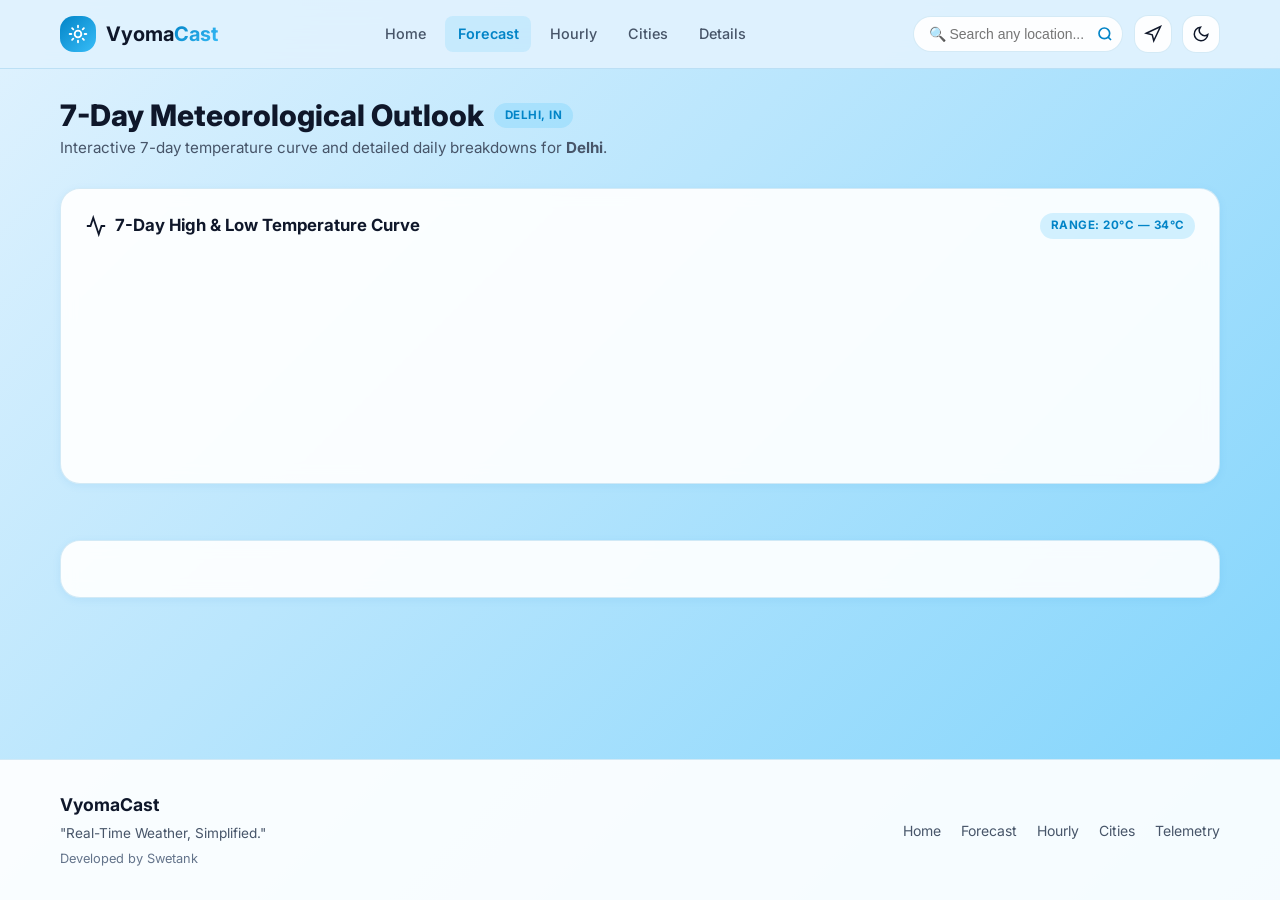
<file: html/forecast.html>
<!DOCTYPE html>
<html lang="en" data-theme="light">
<head>
  <meta charset="UTF-8" />
  <meta name="viewport" content="width=device-width, initial-scale=1.0" />
    <link rel="icon" type="image/svg+xml" href="../assets/favicon.svg" />
  <link rel="apple-touch-icon" href="../assets/favicon.svg" />
<title>7-Day Forecast — VyomaCast</title>
  <link rel="stylesheet" href="../css/style.css" />
  <link rel="preconnect" href="https://fonts.googleapis.com" />
  <link rel="preconnect" href="https://fonts.gstatic.com" crossorigin />
  <link href="https://fonts.googleapis.com/css2?family=Inter:wght@400;500;600;700;800&display=swap" rel="stylesheet" />
</head>
<body>
  
  <header class="navbar">
    <div class="container nav-container">
      <a href="../index.html" class="brand-logo" title="VyomaCast Home">
        <div class="logo-icon">
          <svg viewBox="0 0 24 24" fill="none" stroke="currentColor" stroke-width="2.2" stroke-linecap="round" stroke-linejoin="round">
            <circle cx="12" cy="12" r="4"></circle>
            <path d="M12 2v2"></path>
            <path d="M12 20v2"></path>
            <path d="M4.93 4.93l1.41 1.41"></path>
            <path d="M17.66 17.66l1.41 1.41"></path>
            <path d="M2 12h2"></path>
            <path d="M20 12h2"></path>
            <path d="M6.34 17.66l-1.41 1.41"></path>
            <path d="M19.07 4.93l-1.41 1.41"></path>
          </svg>
        </div>
        <div class="brand-name">Vyoma<span>Cast</span></div>
      </a>

      <nav>
        <ul class="nav-links">
          <li><a href="../index.html" class="nav-link">Home</a></li>
          <li><a href="forecast.html" class="nav-link active">Forecast</a></li>
          <li><a href="hourly.html" class="nav-link">Hourly</a></li>
          <li><a href="cities.html" class="nav-link">Cities</a></li>
          <li><a href="details.html" class="nav-link">Details</a></li>
        </ul>
      </nav>

      <div class="nav-actions">
        <div class="search-wrapper">
          <form class="search-form" action="#" role="search">
            <input type="text" class="search-input" placeholder="🔍 Search any location..." aria-label="Search city or location" autocomplete="off" required />
            <button type="submit" class="search-btn" aria-label="Submit search">
              <svg width="16" height="16" viewBox="0 0 24 24" fill="none" stroke="currentColor" stroke-width="2.5">
                <circle cx="11" cy="11" r="8"></circle>
                <line x1="21" y1="21" x2="16.65" y2="16.65"></line>
              </svg>
            </button>
          </form>
          <div class="autocomplete-dropdown"></div>
        </div>

        <button class="btn-icon" id="geolocation-btn" title="Use My Current Location" aria-label="Use My Current Location">
          <svg viewBox="0 0 24 24" fill="none" stroke="currentColor" stroke-width="2">
            <polygon points="3 11 22 2 13 21 11 13 3 11"></polygon>
          </svg>
        </button>

        <button class="btn-icon" id="theme-toggle-btn" title="Toggle Theme" aria-label="Toggle Theme">
          <svg viewBox="0 0 24 24" fill="none" stroke="currentColor" stroke-width="2">
            <path d="M21 12.79A9 9 0 1 1 11.21 3 7 7 0 0 0 21 12.79z"></path>
          </svg>
        </button>

        <button class="btn-icon mobile-toggle" id="mobile-menu-toggle" aria-label="Open Mobile Menu">
          <svg viewBox="0 0 24 24" fill="none" stroke="currentColor" stroke-width="2">
            <line x1="3" y1="12" x2="21" y2="12"></line>
            <line x1="3" y1="6" x2="21" y2="6"></line>
            <line x1="3" y1="18" x2="21" y2="18"></line>
          </svg>
        </button>
      </div>
    </div>

    <div class="mobile-nav-drawer" id="mobile-nav-drawer">
      <div class="search-wrapper" style="width: 100%;">
        <form class="search-form mobile-search" action="#" role="search">
          <input type="text" class="search-input" placeholder="🔍 Search location..." aria-label="Search location" autocomplete="off" required />
          <button type="submit" class="search-btn" aria-label="Submit search">
            <svg width="16" height="16" viewBox="0 0 24 24" fill="none" stroke="currentColor" stroke-width="2.5">
              <circle cx="11" cy="11" r="8"></circle>
              <line x1="21" y1="21" x2="16.65" y2="16.65"></line>
            </svg>
          </button>
        </form>
        <div class="autocomplete-dropdown"></div>
      </div>
      <a href="../index.html" class="nav-link">Home</a>
      <a href="forecast.html" class="nav-link">Forecast</a>
      <a href="hourly.html" class="nav-link">Hourly Weather</a>
      <a href="cities.html" class="nav-link">My Cities & Hubs</a>
      <a href="details.html" class="nav-link">Details & Telemetry</a>
    </div>
  </header>

  <main class="main-content" id="forecast-content-container">
    <div class="container">
      
      <div class="page-header">
        <h1 class="page-title">
          <span>7-Day Meteorological Outlook</span>
          <span class="badge badge-primary" id="forecast-city-country">Delhi, IN</span>
        </h1>
        <p class="page-subtitle">Interactive 7-day temperature curve and detailed daily breakdowns for <strong id="forecast-city-name">Delhi</strong>.</p>
      </div>

      <div class="forecast-layout">
        
        <!-- High/Low Temperature Trend Chart -->
        <div class="card forecast-trend-card">
          <div class="card-header">
            <div class="card-title">
              <svg width="18" height="18" viewBox="0 0 24 24" fill="none" stroke="currentColor" stroke-width="2">
                <polyline points="22 12 18 12 15 21 9 3 6 12 2 12"></polyline>
              </svg>
              7-Day High & Low Temperature Curve
            </div>
            <span class="badge badge-primary" id="forecast-temp-summary">Range: 20°C — 34°C</span>
          </div>

          <div class="forecast-chart-container">
            <canvas id="forecast-chart-canvas" style="width: 100%; height: 100%; display: block;"></canvas>
          </div>
        </div>

        <!-- 7-Day Interactive Card Grid -->
        <div class="forecast-grid" id="forecast-grid">
          <!-- Dynamically populated by forecast.js -->
        </div>

        <!-- Expanded Single Day Details Panel -->
        <div class="card day-details-panel" id="day-details-panel">
          <!-- Dynamically updated when user clicks any day card -->
        </div>

      </div>

    </div>
  </main>

  <footer class="footer">
    <div class="container footer-content">
      <div>
        <div style="font-weight: 700; font-size: 1.1rem; color: var(--text-primary);">Vyoma<span>Cast</span></div>
        <p style="font-size: 0.85rem; margin-top: 0.25rem;">"Real-Time Weather, Simplified."</p>
        <p style="font-size: 0.8rem; margin-top: 0.35rem; color: var(--text-muted);">Developed by Swetank</p>
      </div>

      <div class="footer-links">
        <a href="../index.html" class="footer-link">Home</a>
        <a href="forecast.html" class="footer-link">Forecast</a>
        <a href="hourly.html" class="footer-link">Hourly</a>
        <a href="cities.html" class="footer-link">Cities</a>
        <a href="details.html" class="footer-link">Telemetry</a>
      </div>
    </div>
  </footer>

    
  
  <script src="../js/api.js"></script>
  <script src="../js/app.js"></script>
  <script src="../js/charts.js"></script>
  <script src="../js/pages.js"></script>
</body>
</html>
</file>
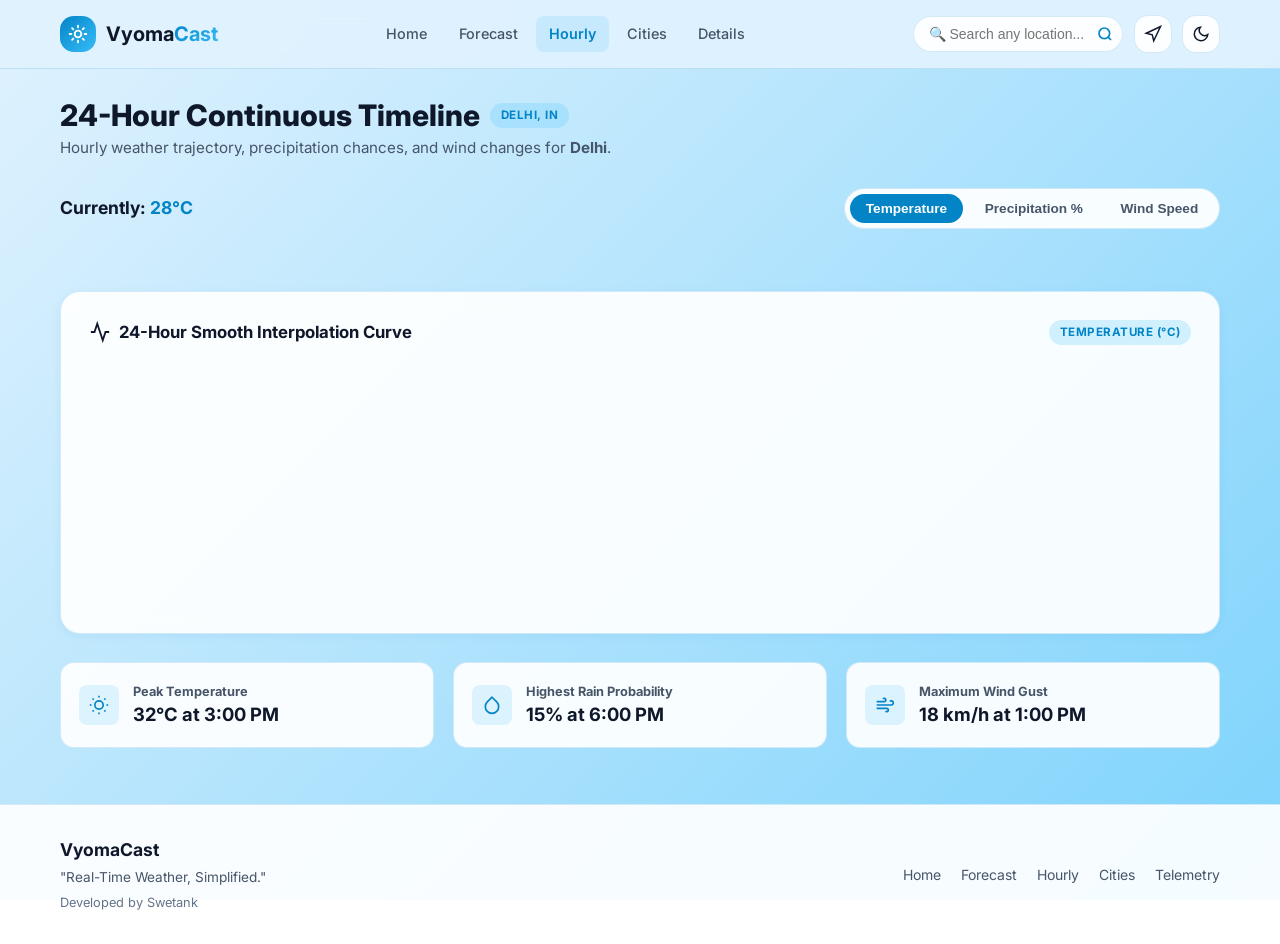
<file: html/hourly.html>
<!DOCTYPE html>
<html lang="en" data-theme="light">
<head>
  <meta charset="UTF-8" />
  <meta name="viewport" content="width=device-width, initial-scale=1.0" />
    <link rel="icon" type="image/svg+xml" href="../assets/favicon.svg" />
  <link rel="apple-touch-icon" href="../assets/favicon.svg" />
<title>24-Hour Timeline — VyomaCast</title>
  <link rel="stylesheet" href="../css/style.css" />
  <link rel="preconnect" href="https://fonts.googleapis.com" />
  <link rel="preconnect" href="https://fonts.gstatic.com" crossorigin />
  <link href="https://fonts.googleapis.com/css2?family=Inter:wght@400;500;600;700;800&display=swap" rel="stylesheet" />
</head>
<body>
  
  <header class="navbar">
    <div class="container nav-container">
      <a href="../index.html" class="brand-logo" title="VyomaCast Home">
        <div class="logo-icon">
          <svg viewBox="0 0 24 24" fill="none" stroke="currentColor" stroke-width="2.2" stroke-linecap="round" stroke-linejoin="round">
            <circle cx="12" cy="12" r="4"></circle>
            <path d="M12 2v2"></path>
            <path d="M12 20v2"></path>
            <path d="M4.93 4.93l1.41 1.41"></path>
            <path d="M17.66 17.66l1.41 1.41"></path>
            <path d="M2 12h2"></path>
            <path d="M20 12h2"></path>
            <path d="M6.34 17.66l-1.41 1.41"></path>
            <path d="M19.07 4.93l-1.41 1.41"></path>
          </svg>
        </div>
        <div class="brand-name">Vyoma<span>Cast</span></div>
      </a>

      <nav>
        <ul class="nav-links">
          <li><a href="../index.html" class="nav-link">Home</a></li>
          <li><a href="forecast.html" class="nav-link">Forecast</a></li>
          <li><a href="hourly.html" class="nav-link active">Hourly</a></li>
          <li><a href="cities.html" class="nav-link">Cities</a></li>
          <li><a href="details.html" class="nav-link">Details</a></li>
        </ul>
      </nav>

      <div class="nav-actions">
        <div class="search-wrapper">
          <form class="search-form" action="#" role="search">
            <input type="text" class="search-input" placeholder="🔍 Search any location..." aria-label="Search city or location" autocomplete="off" required />
            <button type="submit" class="search-btn" aria-label="Submit search">
              <svg width="16" height="16" viewBox="0 0 24 24" fill="none" stroke="currentColor" stroke-width="2.5">
                <circle cx="11" cy="11" r="8"></circle>
                <line x1="21" y1="21" x2="16.65" y2="16.65"></line>
              </svg>
            </button>
          </form>
          <div class="autocomplete-dropdown"></div>
        </div>

        <button class="btn-icon" id="geolocation-btn" title="Use My Current Location" aria-label="Use My Current Location">
          <svg viewBox="0 0 24 24" fill="none" stroke="currentColor" stroke-width="2">
            <polygon points="3 11 22 2 13 21 11 13 3 11"></polygon>
          </svg>
        </button>

        <button class="btn-icon" id="theme-toggle-btn" title="Toggle Theme" aria-label="Toggle Theme">
          <svg viewBox="0 0 24 24" fill="none" stroke="currentColor" stroke-width="2">
            <path d="M21 12.79A9 9 0 1 1 11.21 3 7 7 0 0 0 21 12.79z"></path>
          </svg>
        </button>

        <button class="btn-icon mobile-toggle" id="mobile-menu-toggle" aria-label="Open Mobile Menu">
          <svg viewBox="0 0 24 24" fill="none" stroke="currentColor" stroke-width="2">
            <line x1="3" y1="12" x2="21" y2="12"></line>
            <line x1="3" y1="6" x2="21" y2="6"></line>
            <line x1="3" y1="18" x2="21" y2="18"></line>
          </svg>
        </button>
      </div>
    </div>

    <div class="mobile-nav-drawer" id="mobile-nav-drawer">
      <div class="search-wrapper" style="width: 100%;">
        <form class="search-form mobile-search" action="#" role="search">
          <input type="text" class="search-input" placeholder="🔍 Search location..." aria-label="Search location" autocomplete="off" required />
          <button type="submit" class="search-btn" aria-label="Submit search">
            <svg width="16" height="16" viewBox="0 0 24 24" fill="none" stroke="currentColor" stroke-width="2.5">
              <circle cx="11" cy="11" r="8"></circle>
              <line x1="21" y1="21" x2="16.65" y2="16.65"></line>
            </svg>
          </button>
        </form>
        <div class="autocomplete-dropdown"></div>
      </div>
      <a href="../index.html" class="nav-link">Home</a>
      <a href="forecast.html" class="nav-link">Forecast</a>
      <a href="hourly.html" class="nav-link">Hourly Weather</a>
      <a href="cities.html" class="nav-link">My Cities & Hubs</a>
      <a href="details.html" class="nav-link">Details & Telemetry</a>
    </div>
  </header>

  <main class="main-content" id="hourly-content-container">
    <div class="container">
      
      <div class="page-header">
        <h1 class="page-title">
          <span>24-Hour Continuous Timeline</span>
          <span class="badge badge-primary" id="hourly-city-country">Delhi, IN</span>
        </h1>
        <p class="page-subtitle">Hourly weather trajectory, precipitation chances, and wind changes for <strong id="hourly-city-name">Delhi</strong>.</p>
      </div>

      <!-- Controls & Metric Filters -->
      <div class="hourly-controls">
        <div style="font-size: 1.1rem; font-weight: 700;">
          Currently: <span style="color: var(--accent-primary);" id="hourly-current-temp">28°C</span>
        </div>

        <div class="filter-pills">
          <button class="filter-btn active" data-metric="temp">Temperature</button>
          <button class="filter-btn" data-metric="rain">Precipitation %</button>
          <button class="filter-btn" data-metric="wind">Wind Speed</button>
        </div>
      </div>

      <!-- Horizontal 24-Hour Scrollable Track -->
      <div class="hourly-timeline-container">
        <div class="hourly-timeline-track" id="hourly-track">
          <!-- Dynamically populated by hourly.js -->
        </div>
      </div>

      <!-- Hourly Interactive Spline Chart -->
      <div class="card hourly-chart-card">
        <div class="card-header">
          <div class="card-title">
            <svg width="18" height="18" viewBox="0 0 24 24" fill="none" stroke="currentColor" stroke-width="2">
              <polyline points="22 12 18 12 15 21 9 3 6 12 2 12"></polyline>
            </svg>
            24-Hour Smooth Interpolation Curve
          </div>
          <span class="badge badge-primary" id="chart-metric-badge">Temperature (°C)</span>
        </div>

        <div class="hourly-chart-container">
          <canvas id="hourly-chart-canvas" style="width: 100%; height: 100%; display: block;"></canvas>
        </div>
      </div>

      <!-- Summary Stats Row -->
      <div class="hourly-stats-row">
        <div class="stat-box">
          <div class="stat-icon">
            <svg width="22" height="22" viewBox="0 0 24 24" fill="none" stroke="currentColor" stroke-width="2"><circle cx="12" cy="12" r="5"></circle><line x1="12" y1="1" x2="12" y2="3"></line><line x1="12" y1="21" x2="12" y2="23"></line><line x1="4.22" y1="4.22" x2="5.64" y2="5.64"></line><line x1="18.36" y1="18.36" x2="19.78" y2="19.78"></line><line x1="1" y1="12" x2="3" y2="12"></line><line x1="21" y1="12" x2="23" y2="12"></line><line x1="4.22" y1="19.78" x2="5.64" y2="18.36"></line><line x1="18.36" y1="5.64" x2="19.78" y2="4.22"></line></svg>
          </div>
          <div class="stat-text">
            <h4>Peak Temperature</h4>
            <p id="stat-peak-temp">32°C at 3:00 PM</p>
          </div>
        </div>

        <div class="stat-box">
          <div class="stat-icon">
            <svg width="22" height="22" viewBox="0 0 24 24" fill="none" stroke="currentColor" stroke-width="2"><path d="M12 2.69l5.66 5.66a8 8 0 1 1-11.31 0z"></path></svg>
          </div>
          <div class="stat-text">
            <h4>Highest Rain Probability</h4>
            <p id="stat-peak-rain">15% at 6:00 PM</p>
          </div>
        </div>

        <div class="stat-box">
          <div class="stat-icon">
            <svg width="22" height="22" viewBox="0 0 24 24" fill="none" stroke="currentColor" stroke-width="2"><path d="M9.59 4.59A2 2 0 1 1 11 8H2m10.59 11.41A2 2 0 1 0 14 16H2m15.73-8.27A2.5 2.5 0 1 1 19.5 12H2"></path></svg>
          </div>
          <div class="stat-text">
            <h4>Maximum Wind Gust</h4>
            <p id="stat-peak-wind">18 km/h at 1:00 PM</p>
          </div>
        </div>
      </div>

    </div>
  </main>

  <footer class="footer">
    <div class="container footer-content">
      <div>
        <div style="font-weight: 700; font-size: 1.1rem; color: var(--text-primary);">Vyoma<span>Cast</span></div>
        <p style="font-size: 0.85rem; margin-top: 0.25rem;">"Real-Time Weather, Simplified."</p>
        <p style="font-size: 0.8rem; margin-top: 0.35rem; color: var(--text-muted);">Developed by Swetank</p>
      </div>

      <div class="footer-links">
        <a href="../index.html" class="footer-link">Home</a>
        <a href="forecast.html" class="footer-link">Forecast</a>
        <a href="hourly.html" class="footer-link">Hourly</a>
        <a href="cities.html" class="footer-link">Cities</a>
        <a href="details.html" class="footer-link">Telemetry</a>
      </div>
    </div>
  </footer>

    
  
  <script src="../js/api.js"></script>
  <script src="../js/app.js"></script>
  <script src="../js/charts.js"></script>
  <script src="../js/pages.js"></script>
</body>
</html>
</file>
<file: css/style.css>
/* ==========================================================================
   VyomaCast — Responsive Stylesheet (PC & Mobile Perfect)
   ========================================================================== */

/* --- Theme Variables --- */
:root {
  --bg-primary: #e0f2fe;
  --bg-secondary: #bae6fd;
  --bg-tertiary: #f0f9ff;
  --card-bg: rgba(255, 255, 255, 0.92);
  --card-border: rgba(2, 132, 199, 0.16);
  --card-border-hover: rgba(56, 189, 248, 0.55);

  --text-primary: #0f172a;
  --text-secondary: #475569;
  --text-muted: #64748b;

  --accent-primary: #0284c7;
  --accent-secondary: #38bdf8;
  --accent-gradient: linear-gradient(135deg, #0284c7 0%, #38bdf8 100%);

  --sky-bg: rgba(56, 189, 248, 0.15);
  --sky-accent: #0284c7;
  --warning: #f59e0b;
  --danger: #ef4444;
  --success: #10b981;

  --nav-bg: rgba(224, 242, 254, 0.95);
  --input-bg: rgba(255, 255, 255, 0.95);
  --shadow-sm: 0 2px 8px rgba(2, 132, 199, 0.08);
  --shadow-md: 0 8px 24px rgba(2, 132, 199, 0.12);

  --radius-sm: 8px;
  --radius-md: 14px;
  --radius-lg: 20px;
  --radius-full: 9999px;
  --font-family: 'Inter', system-ui, sans-serif;
}

[data-theme="dark"] {
  --bg-primary: #070d1e;
  --bg-secondary: #0b152d;
  --bg-tertiary: #132247;
  --card-bg: #0f1c38;
  --card-border: rgba(56, 189, 248, 0.20);
  --card-border-hover: rgba(56, 189, 248, 0.60);

  --text-primary: #f8fafc;
  --text-secondary: #94a3b8;
  --text-muted: #64748b;

  --accent-primary: #38bdf8;
  --accent-secondary: #0284c7;
  --accent-gradient: linear-gradient(135deg, #38bdf8 0%, #0284c7 100%);

  --sky-bg: rgba(56, 189, 248, 0.20);
  --sky-accent: #38bdf8;

  --nav-bg: rgba(7, 13, 30, 0.95);
  --input-bg: #132247;
  --shadow-sm: 0 2px 8px rgba(0, 0, 0, 0.5);
  --shadow-md: 0 8px 24px rgba(0, 0, 0, 0.6);
}

/* --- Base & Reset --- */
*, *::before, *::after {
  margin: 0;
  padding: 0;
  box-sizing: border-box;
}

body {
  font-family: var(--font-family);
  background: linear-gradient(135deg, #e0f2fe 0%, #bae6fd 40%, #7dd3fc 100%);
  background-attachment: fixed;
  color: var(--text-primary);
  min-height: 100vh;
  line-height: 1.5;
  display: flex;
  flex-direction: column;
}

[data-theme="dark"] body {
  background: #070d1e;
  background-attachment: fixed;
}

.container {
  width: 100%;
  max-width: 1200px;
  margin: 0 auto;
  padding: 0 1.25rem;
}

.main-content {
  flex: 1;
  padding: 1.5rem 0 3.5rem;
}

/* --- Global Image / SVG Sizing Fix --- */
img, svg {
  max-width: 100%;
  height: auto;
  display: inline-block;
}

/* --- Navbar & Brand --- */
.navbar {
  position: sticky;
  top: 0;
  z-index: 100;
  background: var(--nav-bg);
  backdrop-filter: blur(14px);
  border-bottom: 1px solid var(--card-border);
}

.nav-container {
  display: flex;
  align-items: center;
  justify-content: space-between;
  height: 4.25rem;
  gap: 1rem;
}

.brand-logo {
  display: flex;
  align-items: center;
  gap: 0.65rem;
  text-decoration: none;
  color: var(--text-primary);
  font-size: 1.25rem;
  font-weight: 700;
  flex-shrink: 0;
}

.logo-icon {
  width: 36px;
  height: 36px;
  border-radius: var(--radius-md);
  background: var(--accent-gradient);
  display: flex;
  align-items: center;
  justify-content: center;
  color: #ffffff;
  flex-shrink: 0;
}

.logo-icon svg {
  width: 20px;
  height: 20px;
}

.brand-name span {
  background: var(--accent-gradient);
  -webkit-background-clip: text;
  -webkit-text-fill-color: transparent;
}

.nav-links {
  display: flex;
  list-style: none;
  gap: 0.35rem;
}

.nav-link {
  display: inline-flex;
  align-items: center;
  padding: 0.45rem 0.8rem;
  color: var(--text-secondary);
  text-decoration: none;
  font-weight: 500;
  font-size: 0.9rem;
  border-radius: var(--radius-sm);
  transition: 0.15s ease;
}

.nav-link:hover, .nav-link.active {
  color: var(--accent-primary);
  background: var(--sky-bg);
  font-weight: 600;
}

.nav-actions {
  display: flex;
  align-items: center;
  gap: 0.65rem;
}

/* --- Search Bar & Autocomplete --- */
.search-wrapper {
  position: relative;
}

.search-form {
  display: flex;
  align-items: center;
  position: relative;
}

.search-input {
  background: var(--input-bg);
  color: var(--text-primary);
  border: 1px solid var(--card-border);
  padding: 0.55rem 2.2rem 0.55rem 0.9rem;
  border-radius: var(--radius-full);
  font-size: 0.875rem;
  width: 210px;
  outline: none;
  transition: width 0.25s ease;
}

.search-input:focus {
  width: 260px;
  border-color: var(--accent-primary);
}

.search-btn {
  position: absolute;
  right: 6px;
  background: transparent;
  border: none;
  color: var(--accent-primary);
  cursor: pointer;
  padding: 4px;
  display: flex;
  align-items: center;
  justify-content: center;
}

.autocomplete-dropdown {
  position: absolute;
  top: calc(100% + 6px);
  left: 0;
  right: 0;
  min-width: 280px;
  background: var(--card-bg);
  border: 1px solid var(--card-border);
  border-radius: var(--radius-md);
  box-shadow: var(--shadow-md);
  z-index: 1000;
  display: none;
  overflow: hidden;
}

.autocomplete-dropdown.open { display: block; }
.autocomplete-list { list-style: none; max-height: 250px; overflow-y: auto; }
.autocomplete-item {
  padding: 0.65rem 0.9rem;
  display: flex;
  align-items: center;
  justify-content: space-between;
  cursor: pointer;
  border-bottom: 1px solid var(--card-border);
  transition: background 0.15s ease;
}

.autocomplete-item:hover { background: var(--sky-bg); }
.autocomplete-item-left { display: flex; align-items: center; gap: 0.65rem; }
.item-name { font-size: 0.875rem; font-weight: 600; }
.item-sub { font-size: 0.75rem; color: var(--text-muted); }
.btn-inline-add-city {
  background: var(--sky-bg);
  border: 1px solid var(--card-border);
  color: var(--accent-primary);
  font-size: 0.75rem;
  font-weight: 600;
  padding: 0.25rem 0.5rem;
  border-radius: var(--radius-sm);
  cursor: pointer;
}
.autocomplete-status { padding: 0.75rem; text-align: center; font-size: 0.825rem; color: var(--text-muted); }

/* --- Common UI Components --- */
.btn-icon {
  background: var(--input-bg);
  border: 1px solid var(--card-border);
  color: var(--text-primary);
  width: 38px;
  height: 38px;
  border-radius: var(--radius-md);
  display: flex;
  align-items: center;
  justify-content: center;
  cursor: pointer;
  flex-shrink: 0;
}

.btn-icon svg { width: 18px; height: 18px; }
.mobile-toggle { display: none; }
.mobile-nav-drawer { display: none; }

.card {
  background: var(--card-bg);
  border: 1px solid var(--card-border);
  border-radius: var(--radius-lg);
  padding: 1.5rem;
  box-shadow: var(--shadow-sm);
  backdrop-filter: blur(8px);
  transition: transform 0.2s ease, border-color 0.2s ease;
}

.card:hover { border-color: var(--card-border-hover); }

.card-header {
  display: flex;
  align-items: center;
  justify-content: space-between;
  margin-bottom: 1.25rem;
  gap: 0.75rem;
  flex-wrap: nowrap;
}

.card-title {
  font-size: 1.05rem;
  font-weight: 700;
  color: var(--text-primary);
  display: flex;
  align-items: center;
  gap: 0.5rem;
  white-space: nowrap;
}

/* Explicit Icon Constraints inside Card Title */
.card-title img,
.card-title svg {
  width: 22px;
  height: 22px;
  object-fit: contain;
  flex-shrink: 0;
}

.badge {
  padding: 0.25rem 0.65rem;
  border-radius: var(--radius-full);
  font-size: 0.725rem;
  font-weight: 700;
  text-transform: uppercase;
  letter-spacing: 0.5px;
  flex-shrink: 0;
  white-space: nowrap;
}

.badge-primary { background: rgba(56, 189, 248, 0.20); color: var(--accent-primary); }
.badge-success { background: rgba(16, 185, 129, 0.18); color: var(--success); }
.badge-warning { background: rgba(245, 158, 11, 0.18); color: var(--warning); }

.btn {
  display: inline-flex;
  align-items: center;
  justify-content: center;
  gap: 0.5rem;
  padding: 0.6rem 1.25rem;
  font-size: 0.9rem;
  font-weight: 600;
  border-radius: var(--radius-md);
  border: none;
  cursor: pointer;
  text-decoration: none;
  transition: transform 0.15s ease;
}

.btn-primary { background: var(--accent-primary); color: #ffffff; }
.btn-secondary { background: var(--card-bg); color: var(--text-primary); border: 1px solid var(--card-border); }
.btn:hover { transform: translateY(-1px); }

.page-header { margin-bottom: 1.75rem; }
.page-title { font-size: 1.85rem; font-weight: 800; display: flex; align-items: center; gap: 0.65rem; }
.page-subtitle { color: var(--text-secondary); font-size: 0.95rem; }

/* --- Page 1: Hero & 8 Metrics --- */
.hero-weather-grid {
  display: grid;
  grid-template-columns: 1.4fr 1fr;
  gap: 1.5rem;
  margin-bottom: 2rem;
}

.hero-main-card {
  padding: 2rem;
  display: flex;
  flex-direction: column;
  justify-content: space-between;
  gap: 1.25rem;
}

[data-theme="dark"] .hero-main-card {
  background: linear-gradient(135deg, #0f1c3f 0%, #070e22 100%);
}

.hero-header-info {
  display: flex;
  justify-content: space-between;
  align-items: flex-start;
}

.hero-city-row {
  display: flex;
  align-items: center;
  gap: 0.65rem;
  flex-wrap: wrap;
}

.hero-city-name {
  font-size: 2.25rem;
  font-weight: 800;
  line-height: 1.15;
}

.hero-country-code {
  font-size: 0.8rem;
  font-weight: 700;
  background: var(--sky-bg);
  color: var(--accent-primary);
  padding: 0.2rem 0.55rem;
  border-radius: var(--radius-sm);
}

.hero-date-time {
  color: var(--text-secondary);
  font-size: 0.875rem;
  margin-top: 0.25rem;
}

.hero-temp-section {
  display: flex;
  align-items: center;
  justify-content: space-between;
  margin: 0.75rem 0;
  gap: 1rem;
}

.hero-temp-left {
  display: flex;
  align-items: center;
  gap: 1.25rem;
}

.hero-temp-large {
  font-size: 4.25rem;
  font-weight: 800;
  line-height: 1;
  color: var(--accent-primary);
}

.hero-icon-wrap {
  width: 76px;
  height: 76px;
  flex-shrink: 0;
}

.hero-icon-wrap img {
  width: 100%;
  height: 100%;
  object-fit: contain;
}

.hero-condition-details {
  display: flex;
  flex-direction: column;
  gap: 0.2rem;
}

.hero-condition-text {
  font-size: 1.35rem;
  font-weight: 700;
}

.hero-feels-like {
  color: var(--text-secondary);
  font-size: 0.9rem;
}

.hero-high-low {
  display: flex;
  gap: 0.75rem;
  font-weight: 600;
  font-size: 0.9rem;
}

.temp-high { color: #ef4444; }
.temp-low { color: var(--accent-primary); }

.hero-side-card {
  display: flex;
  flex-direction: column;
  justify-content: space-between;
}

.sparkline-container {
  width: 100%;
  height: 140px;
  margin: 0.75rem 0;
}

.sparkline-canvas {
  width: 100%;
  height: 100%;
  display: block;
}

.hero-actions-row {
  display: flex;
  gap: 0.65rem;
}

.hero-actions-row .btn {
  flex: 1;
}

/* 8 Metrics Grid */
.section-title-wrap {
  display: flex;
  justify-content: space-between;
  align-items: center;
  margin-bottom: 1.25rem;
}

.section-heading {
  font-size: 1.25rem;
  font-weight: 700;
  display: flex;
  align-items: center;
  gap: 0.5rem;
}

.metrics-grid {
  display: grid;
  grid-template-columns: repeat(4, 1fr);
  gap: 1.15rem;
  margin-bottom: 2.25rem;
}

.metric-card {
  display: flex;
  flex-direction: column;
  gap: 0.65rem;
  padding: 1.15rem;
}

.metric-top {
  display: flex;
  align-items: center;
  justify-content: space-between;
  color: var(--text-secondary);
}

.metric-icon-box {
  width: 34px;
  height: 34px;
  border-radius: var(--radius-sm);
  background: var(--sky-bg);
  display: flex;
  align-items: center;
  justify-content: center;
  flex-shrink: 0;
}

.metric-icon-box img,
.metric-icon-box svg {
  width: 18px;
  height: 18px;
  object-fit: contain;
}

.metric-name {
  font-size: 0.8rem;
  font-weight: 600;
  text-transform: uppercase;
}

.metric-value-wrap {
  display: flex;
  align-items: baseline;
  gap: 0.3rem;
}

.metric-value {
  font-size: 1.6rem;
  font-weight: 700;
}

.metric-unit {
  font-size: 0.85rem;
  color: var(--text-secondary);
}

.metric-footer {
  font-size: 0.75rem;
  color: var(--text-muted);
}

.progress-bar-wrap {
  width: 100%;
  height: 6px;
  background: rgba(56, 189, 248, 0.20);
  border-radius: var(--radius-full);
  overflow: hidden;
}

.progress-bar-fill {
  height: 100%;
  background: var(--accent-gradient);
}

/* Quick Nav Cards */
.quick-nav-banner {
  display: grid;
  grid-template-columns: repeat(3, 1fr);
  gap: 1.15rem;
}

.quick-nav-card {
  padding: 1.25rem;
  text-decoration: none;
  color: inherit;
  display: flex;
  align-items: center;
  gap: 1rem;
  background: var(--card-bg);
  border: 1px solid var(--card-border);
  border-radius: var(--radius-lg);
  transition: transform 0.2s ease;
}

.quick-nav-card:hover { transform: translateY(-2px); }

.quick-nav-icon {
  width: 44px;
  height: 44px;
  border-radius: var(--radius-md);
  background: var(--sky-bg);
  display: flex;
  align-items: center;
  justify-content: center;
  color: var(--accent-primary);
  flex-shrink: 0;
}

.quick-nav-icon img,
.quick-nav-icon svg {
  width: 22px;
  height: 22px;
  object-fit: contain;
}

.quick-nav-text h4 {
  font-size: 1rem;
  font-weight: 700;
}

.quick-nav-text p {
  font-size: 0.8rem;
  color: var(--text-secondary);
}

/* --- Page 2: 7-Day Forecast & Breakdown --- */
.forecast-layout {
  display: flex;
  flex-direction: column;
  gap: 1.75rem;
}

.forecast-chart-container {
  width: 100%;
  height: 200px;
  margin-top: 0.75rem;
}

.forecast-grid {
  display: grid;
  grid-template-columns: repeat(7, 1fr);
  gap: 0.85rem;
}

.forecast-day-card {
  padding: 1.15rem 0.65rem;
  display: flex;
  flex-direction: column;
  align-items: center;
  text-align: center;
  gap: 0.5rem;
  cursor: pointer;
  border: 1px solid var(--card-border);
  border-radius: var(--radius-md);
  background: var(--card-bg);
  transition: 0.15s ease;
}

.forecast-day-card:hover,
.forecast-day-card.active {
  border-color: var(--accent-primary);
  background: var(--sky-bg);
}

.day-badge { font-size: 0.75rem; font-weight: 700; color: var(--accent-primary); }
.day-date { font-size: 0.75rem; color: var(--text-muted); }
.day-icon { width: 40px; height: 40px; object-fit: contain; }
.day-condition { font-size: 0.78rem; color: var(--text-secondary); }
.day-temp-bar { display: flex; gap: 0.4rem; font-weight: 700; font-size: 0.9rem; }
.day-rain-prob { font-size: 0.725rem; color: var(--accent-primary); font-weight: 600; }

.day-details-panel {
  background: var(--card-bg);
  border: 1px solid var(--card-border);
  border-radius: var(--radius-lg);
  padding: 1.75rem;
}

.day-details-header {
  display: flex;
  justify-content: space-between;
  align-items: center;
  margin-bottom: 1.25rem;
  padding-bottom: 0.85rem;
  border-bottom: 1px solid var(--card-border);
}

.timeparts-grid {
  display: grid;
  grid-template-columns: repeat(4, 1fr);
  gap: 1rem;
}

.timepart-box {
  background: var(--bg-tertiary);
  padding: 1.15rem 0.85rem;
  border-radius: var(--radius-md);
  text-align: center;
  border: 1px solid var(--card-border);
  display: flex;
  flex-direction: column;
  align-items: center;
  justify-content: center;
  gap: 0.4rem;
}

.timepart-title {
  font-size: 0.8rem;
  color: var(--text-secondary);
  font-weight: 600;
  text-transform: uppercase;
  letter-spacing: 0.5px;
}

.timepart-temp {
  font-size: 1.6rem;
  font-weight: 800;
  line-height: 1.2;
}

/* --- Page 3: Hourly Weather --- */
.hourly-controls {
  display: flex;
  justify-content: space-between;
  align-items: center;
  margin-bottom: 1.25rem;
  flex-wrap: wrap;
  gap: 0.85rem;
}

.filter-pills {
  display: flex;
  gap: 0.35rem;
  background: var(--card-bg);
  padding: 0.3rem;
  border-radius: var(--radius-full);
  border: 1px solid var(--card-border);
}

.filter-btn {
  padding: 0.45rem 1rem;
  border-radius: var(--radius-full);
  border: none;
  background: transparent;
  color: var(--text-secondary);
  font-weight: 600;
  font-size: 0.85rem;
  cursor: pointer;
}

.filter-btn.active {
  background: var(--accent-primary);
  color: #ffffff;
}

.hourly-timeline-container {
  overflow-x: auto;
  padding-bottom: 0.85rem;
  margin-bottom: 1.75rem;
}

.hourly-timeline-track {
  display: flex;
  gap: 0.85rem;
  min-width: max-content;
}

.hourly-card {
  width: 92px;
  padding: 1.15rem 0.5rem;
  display: flex;
  flex-direction: column;
  align-items: center;
  text-align: center;
  gap: 0.45rem;
  border-radius: var(--radius-md);
  border: 1px solid var(--card-border);
  background: var(--card-bg);
}

.hourly-card.now {
  border-color: var(--accent-primary);
  background: var(--sky-bg);
}

.hourly-time { font-size: 0.8rem; color: var(--text-secondary); }
.hourly-icon { width: 34px; height: 34px; object-fit: contain; }
.hourly-temp { font-size: 1.15rem; font-weight: 700; }
.hourly-subval { font-size: 0.725rem; color: var(--text-muted); }

.hourly-chart-card { padding: 1.75rem; }
.hourly-chart-container { width: 100%; height: 240px; }

.hourly-stats-row {
  display: grid;
  grid-template-columns: repeat(3, 1fr);
  gap: 1.15rem;
  margin-top: 1.75rem;
}

.stat-box {
  background: var(--card-bg);
  padding: 1.15rem;
  border-radius: var(--radius-md);
  border: 1px solid var(--card-border);
  display: flex;
  align-items: center;
  gap: 0.85rem;
}

.stat-icon {
  width: 40px;
  height: 40px;
  border-radius: var(--radius-sm);
  background: var(--sky-bg);
  display: flex;
  align-items: center;
  justify-content: center;
  color: var(--accent-primary);
  flex-shrink: 0;
}

.stat-icon img, .stat-icon svg { width: 20px; height: 20px; object-fit: contain; }
.stat-text h4 { font-size: 0.8rem; color: var(--text-secondary); }
.stat-text p { font-size: 1.15rem; font-weight: 700; }

/* --- Page 4: Saved Cities & Hubs --- */
.cities-section { margin-bottom: 2.5rem; }
.cities-grid {
  display: grid;
  grid-template-columns: repeat(auto-fill, minmax(260px, 1fr));
  gap: 1.25rem;
}

.city-card {
  padding: 1.25rem;
  border-radius: var(--radius-lg);
  border: 1px solid var(--card-border);
  background: var(--card-bg);
  display: flex;
  flex-direction: column;
  gap: 1rem;
}

.city-card-header { display: flex; justify-content: space-between; align-items: flex-start; }
.city-card-name { font-size: 1.25rem; font-weight: 700; }
.city-card-country { font-size: 0.8rem; color: var(--text-secondary); }
.city-card-actions { display: flex; gap: 0.4rem; }

.btn-card-action {
  background: var(--sky-bg);
  border: 1px solid var(--card-border);
  color: var(--text-primary);
  padding: 5px 9px;
  border-radius: var(--radius-sm);
  font-size: 0.775rem;
  cursor: pointer;
}
.btn-card-action.btn-remove { color: var(--danger); }
.city-card-body { display: flex; align-items: center; justify-content: space-between; }
.city-card-temp { font-size: 2rem; font-weight: 800; color: var(--accent-primary); }

.empty-favorites {
  padding: 2.5rem;
  text-align: center;
  border: 1px dashed var(--card-border);
  border-radius: var(--radius-lg);
}

/* --- Page 5: Details & Exact AQI --- */
.summary-meteorology-card {
  margin-bottom: 1.75rem;
  background: var(--card-bg);
  border: 1px solid var(--card-border);
  padding: 1.35rem;
  border-radius: var(--radius-lg);
  display: flex;
  gap: 1rem;
  align-items: flex-start;
}

[data-theme="dark"] .summary-meteorology-card {
  background: linear-gradient(135deg, #0f1c3f 0%, #070e22 100%);
}

.summary-icon-badge {
  width: 40px;
  height: 40px;
  border-radius: var(--radius-md);
  background: var(--accent-gradient);
  display: flex;
  align-items: center;
  justify-content: center;
  color: #ffffff;
  flex-shrink: 0;
}

.summary-icon-badge svg,
.summary-icon-badge img {
  width: 20px;
  height: 20px;
  object-fit: contain;
}

.analytics-grid {
  display: grid;
  grid-template-columns: repeat(2, 1fr);
  gap: 1.25rem;
}

.wind-display-wrap {
  display: flex;
  justify-content: space-around;
  align-items: center;
  padding: 1.25rem 0;
  gap: 1rem;
}

.compass-dial {
  width: 140px;
  height: 140px;
  position: relative;
  display: flex;
  align-items: center;
  justify-content: center;
  flex-shrink: 0;
}

.compass-circle {
  width: 100%;
  height: 100%;
  border-radius: 50%;
  border: 2px dashed var(--card-border);
  position: absolute;
}

.compass-cardinal {
  position: absolute;
  font-size: 0.725rem;
  font-weight: 700;
  color: var(--text-secondary);
}

.compass-cardinal.north { top: 4px; }
.compass-cardinal.east { right: 8px; }
.compass-cardinal.south { bottom: 4px; }
.compass-cardinal.west { left: 8px; }

.compass-needle {
  width: 6px;
  height: 84px;
  position: absolute;
  transition: transform 0.8s ease;
  display: flex;
  flex-direction: column;
  align-items: center;
}

.needle-north {
  border-left: 4px solid transparent;
  border-right: 4px solid transparent;
  border-bottom: 42px solid #ef4444;
}

.needle-south {
  border-left: 4px solid transparent;
  border-right: 4px solid transparent;
  border-top: 42px solid #94a3b8;
}

.wind-stats-list { display: flex; flex-direction: column; gap: 0.65rem; }
.wind-stat-label { font-size: 0.75rem; color: var(--text-secondary); text-transform: uppercase; }
.wind-stat-val { font-size: 1.25rem; font-weight: 700; }

.sun-arc-wrap { padding: 1.25rem 0; }
.sun-svg-curve { width: 100%; height: 120px; }
.sun-times-row { display: flex; justify-content: space-between; margin-top: 0.85rem; font-size: 0.85rem; }

.aqi-card-content { display: flex; flex-direction: column; gap: 1.25rem; }
.aqi-status-banner {
  display: flex;
  justify-content: space-between;
  align-items: center;
  padding: 1.15rem;
  border-radius: var(--radius-md);
  background: var(--bg-tertiary);
  border: 1px solid var(--card-border);
}

.aqi-num { font-size: 2.25rem; font-weight: 800; }
.aqi-pollutants-grid { display: grid; grid-template-columns: repeat(4, 1fr); gap: 0.85rem; }
.pollutant-box {
  background: var(--bg-tertiary);
  padding: 0.85rem;
  border-radius: var(--radius-md);
  text-align: center;
  border: 1px solid var(--card-border);
}

.pollutant-name { font-size: 0.75rem; color: var(--text-secondary); font-weight: 600; }
.pollutant-val { font-size: 1.05rem; font-weight: 700; }

/* --- Toasts & Footer --- */
.toast-container { position: fixed; bottom: 1.5rem; right: 1.5rem; display: flex; flex-direction: column; gap: 0.65rem; z-index: 1100; }
.toast { background: var(--card-bg); border: 1px solid var(--card-border); color: var(--text-primary); padding: 0.8rem 1.25rem; border-radius: var(--radius-md); box-shadow: var(--shadow-md); font-size: 0.875rem; }
.toast-success { border-left: 4px solid var(--success); }
.toast-error { border-left: 4px solid var(--danger); }
.toast-info { border-left: 4px solid var(--accent-primary); }

.footer {
  margin-top: auto;
  border-top: 1px solid var(--card-border);
  background: var(--card-bg);
  padding: 2rem 0;
  font-size: 0.875rem;
  color: var(--text-secondary);
}

[data-theme="dark"] .footer { background: #070d1e; }
.footer-content { display: flex; justify-content: space-between; align-items: center; flex-wrap: wrap; gap: 1.25rem; }
.footer-links { display: flex; gap: 1.25rem; }
.footer-link { color: var(--text-secondary); text-decoration: none; font-size: 0.875rem; }
.footer-link:hover { color: var(--accent-primary); }

/* ==========================================================================
   Responsive Breakpoints: Desktop (1024px) & Mobile / Tablet (<768px)
   ========================================================================== */
@media (max-width: 1024px) {
  .hero-weather-grid, .analytics-grid, .quick-nav-banner { grid-template-columns: 1fr; }
  .metrics-grid { grid-template-columns: repeat(2, 1fr); }
  .forecast-grid { grid-template-columns: repeat(4, 1fr); }
}

@media (max-width: 768px) {
  /* Navbar */
  .nav-links, .nav-actions .search-wrapper { display: none; }
  .mobile-toggle { display: flex; }
  .nav-container { height: 3.75rem; }
  .brand-logo { font-size: 1.15rem; }

  /* Mobile Nav Drawer */
  .mobile-nav-drawer {
    display: flex;
    flex-direction: column;
    position: fixed;
    top: 3.75rem;
    left: 0;
    right: 0;
    background: var(--nav-bg);
    backdrop-filter: blur(16px);
    border-bottom: 1px solid var(--card-border);
    padding: 1.25rem;
    gap: 0.65rem;
    transform: translateY(-140%);
    transition: transform 0.3s ease;
    z-index: 99;
    box-shadow: var(--shadow-md);
  }

  .mobile-nav-drawer.open { transform: translateY(0); }
  .mobile-nav-link {
    color: var(--text-primary);
    text-decoration: none;
    font-size: 1rem;
    font-weight: 600;
    padding: 0.65rem 0.85rem;
    border-radius: var(--radius-sm);
    display: flex;
    align-items: center;
    gap: 0.65rem;
  }
  .mobile-nav-link:hover, .mobile-nav-link.active { background: var(--sky-bg); color: var(--accent-primary); }

  /* Page Padding & Cards */
  .main-content { padding: 1rem 0 2.5rem; }
  .container { padding: 0 1rem; }
  .card { padding: 1.25rem; border-radius: var(--radius-md); }

  /* Hero Section Mobile */
  .hero-weather-grid { grid-template-columns: 1fr; gap: 1rem; }
  .hero-main-card { padding: 1.35rem; }
  .hero-city-name { font-size: 1.85rem; }
  .hero-temp-large { font-size: 3.5rem; }
  .hero-icon-wrap { width: 64px; height: 64px; }
  .hero-temp-section { margin: 0.5rem 0; gap: 0.75rem; }

  /* Hero Side Card Header on Mobile */
  .hero-side-card .card-header {
    display: flex;
    align-items: center;
    justify-content: space-between;
    gap: 0.5rem;
  }
  .hero-side-card .card-title {
    font-size: 0.95rem;
    white-space: nowrap;
  }

  /* Metrics Grid */
  .metrics-grid { grid-template-columns: repeat(2, 1fr); gap: 0.75rem; }
  .metric-card { padding: 0.9rem; }
  .metric-value { font-size: 1.35rem; }

  /* Quick Nav */
  .quick-nav-banner { grid-template-columns: 1fr; gap: 0.75rem; }
  .quick-nav-card { padding: 1rem; }

  /* Forecast Page */
  .forecast-grid { grid-template-columns: repeat(2, 1fr); gap: 0.65rem; }
  .timeparts-grid { grid-template-columns: repeat(2, 1fr); gap: 0.65rem; }
  .day-details-panel { padding: 1.25rem; }
  .day-details-header { flex-direction: column; align-items: flex-start; gap: 0.5rem; }

  /* Hourly Page */
  .hourly-controls { flex-direction: column; align-items: stretch; }
  .filter-pills { justify-content: center; }
  .hourly-stats-row { grid-template-columns: 1fr; gap: 0.75rem; }
  .hourly-chart-card { padding: 1.25rem; }

  /* Details Page */
  .analytics-grid { grid-template-columns: 1fr; gap: 1rem; }
  .wind-display-wrap { flex-direction: column; gap: 1.25rem; text-align: center; }
  .aqi-pollutants-grid { grid-template-columns: repeat(2, 1fr); gap: 0.65rem; }
  .aqi-status-banner { flex-direction: column; align-items: flex-start; gap: 0.65rem; }

  /* Cities Page */
  .cities-grid { grid-template-columns: 1fr; gap: 0.85rem; }
  .city-card { padding: 1.15rem; }

  /* Footer Mobile */
  .footer-content { flex-direction: column; text-align: center; gap: 1rem; }
}

@media (max-width: 380px) {
  .metrics-grid { grid-template-columns: 1fr; }
  .timeparts-grid { grid-template-columns: 1fr; }
  .forecast-grid { grid-template-columns: 1fr; }
  .aqi-pollutants-grid { grid-template-columns: 1fr; }
}
</file>
